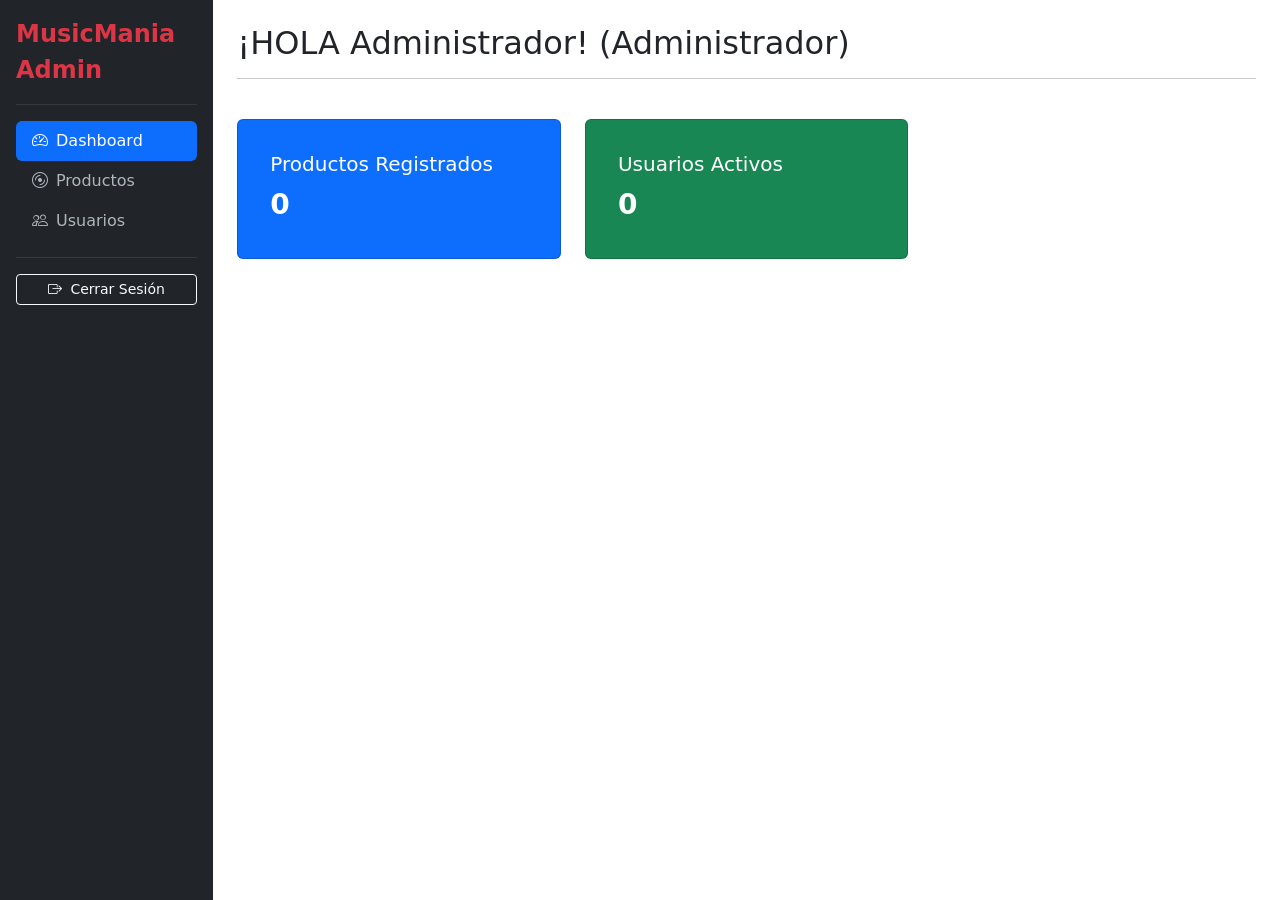
<file: admin_dashboard.html>
<!DOCTYPE html>
<html lang="es">
<head>
    <meta charset="UTF-8">
    <meta name="viewport" content="width=device-width, initial-scale=1.0">
    <title>Administración | MusicMania</title>
    <link href="https://cdn.jsdelivr.net/npm/bootstrap@5.3.3/dist/css/bootstrap.min.css" rel="stylesheet">
    <link rel="stylesheet" href="https://cdn.jsdelivr.net/npm/bootstrap-icons@1.11.3/font/bootstrap-icons.min.css">
    <style>
        .sidebar { min-height: 100vh; background-color: #212529; }
        .sidebar .nav-link { color: #adb5bd; }
        .sidebar .nav-link:hover, .sidebar .nav-link.active { color: #fff; background-color: #0d6efd; }
    </style>
</head>
<body>
<div class="container-fluid">
    <div class="row">
        <!-- Menú Lateral -->
        <nav class="col-md-3 col-lg-2 d-md-block sidebar collapse p-3">
            <a href="admin_dashboard.html" class="d-flex align-items-center mb-3 mb-md-0 me-md-auto text-white text-decoration-none">
                <span class="fs-4 fw-bold text-danger">MusicMania Admin</span>
            </a>
            <hr class="text-secondary">
            <ul class="nav nav-pills flex-column mb-auto">
                <li class="nav-item">
                    <a href="admin_dashboard.html" class="nav-link active"><i class="bi bi-speedometer2 me-2"></i>Dashboard</a>
                </li>
                <li class="admin-only">
                    <a href="admin_productos.html" class="nav-link"><i class="bi bi-disc me-2"></i>Productos</a>
                </li>
                <li class="admin-only">
                    <a href="admin_usuarios.html" class="nav-link"><i class="bi bi-people me-2"></i>Usuarios</a>
                </li>
            </ul>
            <hr class="text-secondary">
            <div class="dropdown">
                <button class="btn btn-outline-light btn-sm w-100" id="btnLogout"><i class="bi bi-box-arrow-right me-2"></i>Cerrar Sesión</button>
            </div>
        </nav>

        <!-- Contenido Central -->
        <main class="col-md-9 ms-sm-auto col-lg-10 px-md-4 py-4">
            <h1 class="h2" id="welcomeMsg">¡HOLA Administrador!</h1>
            <hr>
            <div class="row g-4 mt-2">
                <div class="col-md-4">
                    <div class="card text-bg-primary p-3">
                        <div class="card-body">
                            <h5 class="card-title">Productos Registrados</h5>
                            <p class="card-text fs-3 fw-bold" id="totalProductos">0</p>
                        </div>
                    </div>
                </div>
                <div class="col-md-4">
                    <div class="card text-bg-success p-3">
                        <div class="card-body">
                            <h5 class="card-title">Usuarios Activos</h5>
                            <p class="card-text fs-3 fw-bold" id="totalUsuarios">0</p>
                        </div>
                    </div>
                </div>
            </div>
        </main>
    </div>
</div>

<script src="js/admin_auth.js"></script>
</body>
</html>
</file>
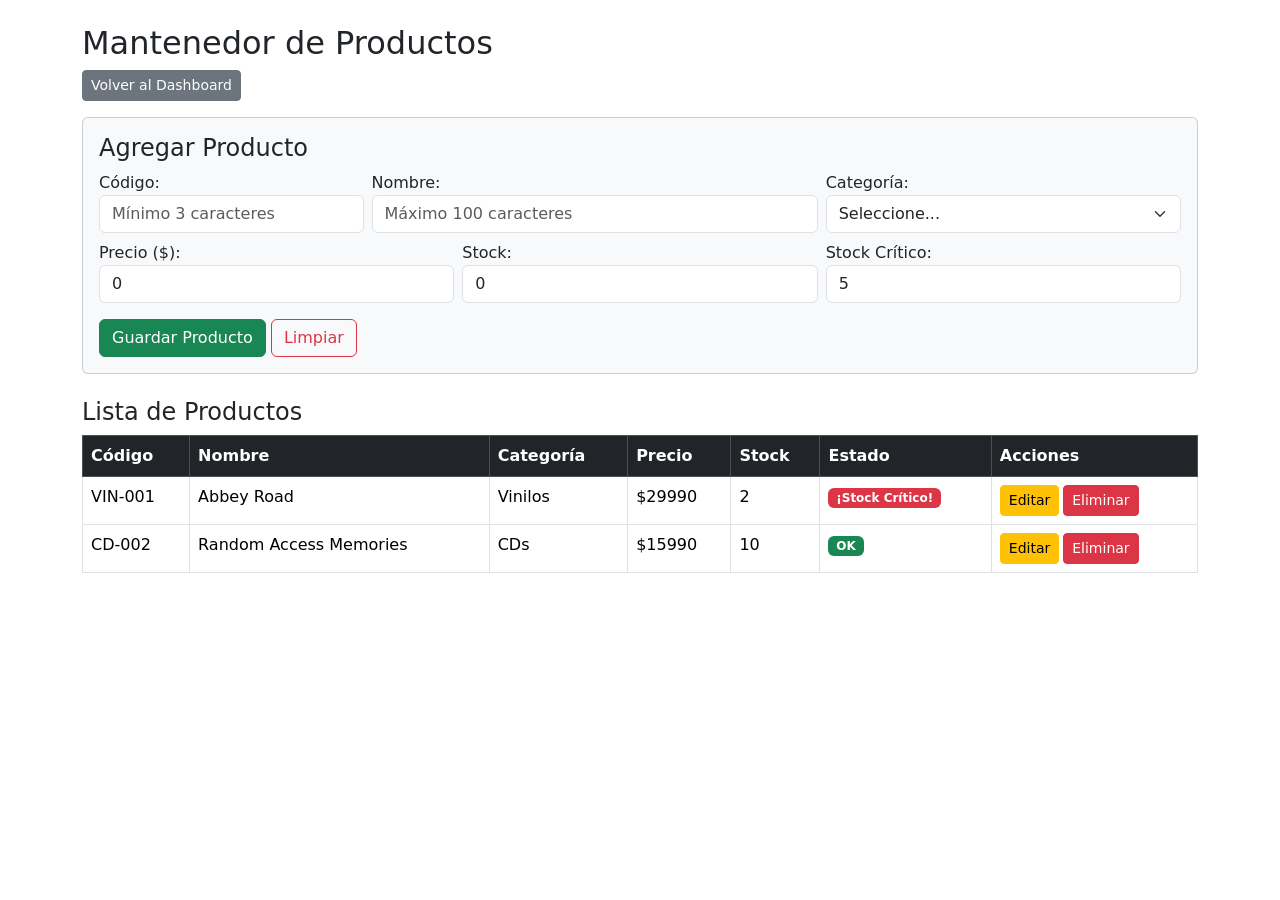
<file: admin_productos.html>
<!DOCTYPE html>
<html lang="es">
<head>
    <meta charset="UTF-8">
    <title>Admin Productos - MusicMania</title>
    <link href="https://cdn.jsdelivr.net/npm/bootstrap@5.3.3/dist/css/bootstrap.min.css" rel="stylesheet">
</head>
<body class="container py-4">

    <h2>Mantenedor de Productos</h2>
    <a href="admin_dashboard.html" class="btn btn-secondary btn-sm mb-3">Volver al Dashboard</a>

    <!-- Formulario Directo (Sin Modals) -->
    <div class="card p-3 mb-4 bg-light">
        <h4 id="tituloForm">Agregar Producto</h4>
        <form id="formProducto">
            <input type="hidden" id="indexEdit" value="-1">
            
            <div class="row g-2">
                <div class="col-md-3">
                    <label>Código:</label>
                    <input type="text" id="codigo" class="form-control" placeholder="Mínimo 3 caracteres">
                </div>
                <div class="col-md-5">
                    <label>Nombre:</label>
                    <input type="text" id="nombre" class="form-control" placeholder="Máximo 100 caracteres">
                </div>
                <div class="col-md-4">
                    <label>Categoría:</label>
                    <select id="categoria" class="form-select">
                        <option value="">Seleccione...</option>
                        <option value="Vinilos">Vinilos</option>
                        <option value="CDs">CDs</option>
                        <option value="Cassettes">Cassettes</option>
                    </select>
                </div>
                <div class="col-md-4 mt-2">
                    <label>Precio ($):</label>
                    <input type="number" id="precio" class="form-control" value="0">
                </div>
                <div class="col-md-4 mt-2">
                    <label>Stock:</label>
                    <input type="number" id="stock" class="form-control" value="0">
                </div>
                <div class="col-md-4 mt-2">
                    <label>Stock Crítico:</label>
                    <input type="number" id="stockCritico" class="form-control" value="5">
                </div>
            </div>

            <button type="submit" class="btn btn-success mt-3" id="btnGuardar">Guardar Producto</button>
            <button type="button" class="btn btn-outline-danger mt-3" id="btnCancelar" onclick="limpiarFormulario()">Limpiar</button>
        </form>
    </div>

    <!-- Tabla -->
    <h4>Lista de Productos</h4>
    <table class="table table-bordered">
        <thead class="table-dark">
            <tr>
                <th>Código</th>
                <th>Nombre</th>
                <th>Categoría</th>
                <th>Precio</th>
                <th>Stock</th>
                <th>Estado</th>
                <th>Acciones</th>
            </tr>
        </thead>
        <tbody id="tablaProductos"></tbody>
    </table>

    <script src="js/admin_productos.js"></script>
</body>
</html>
</file>
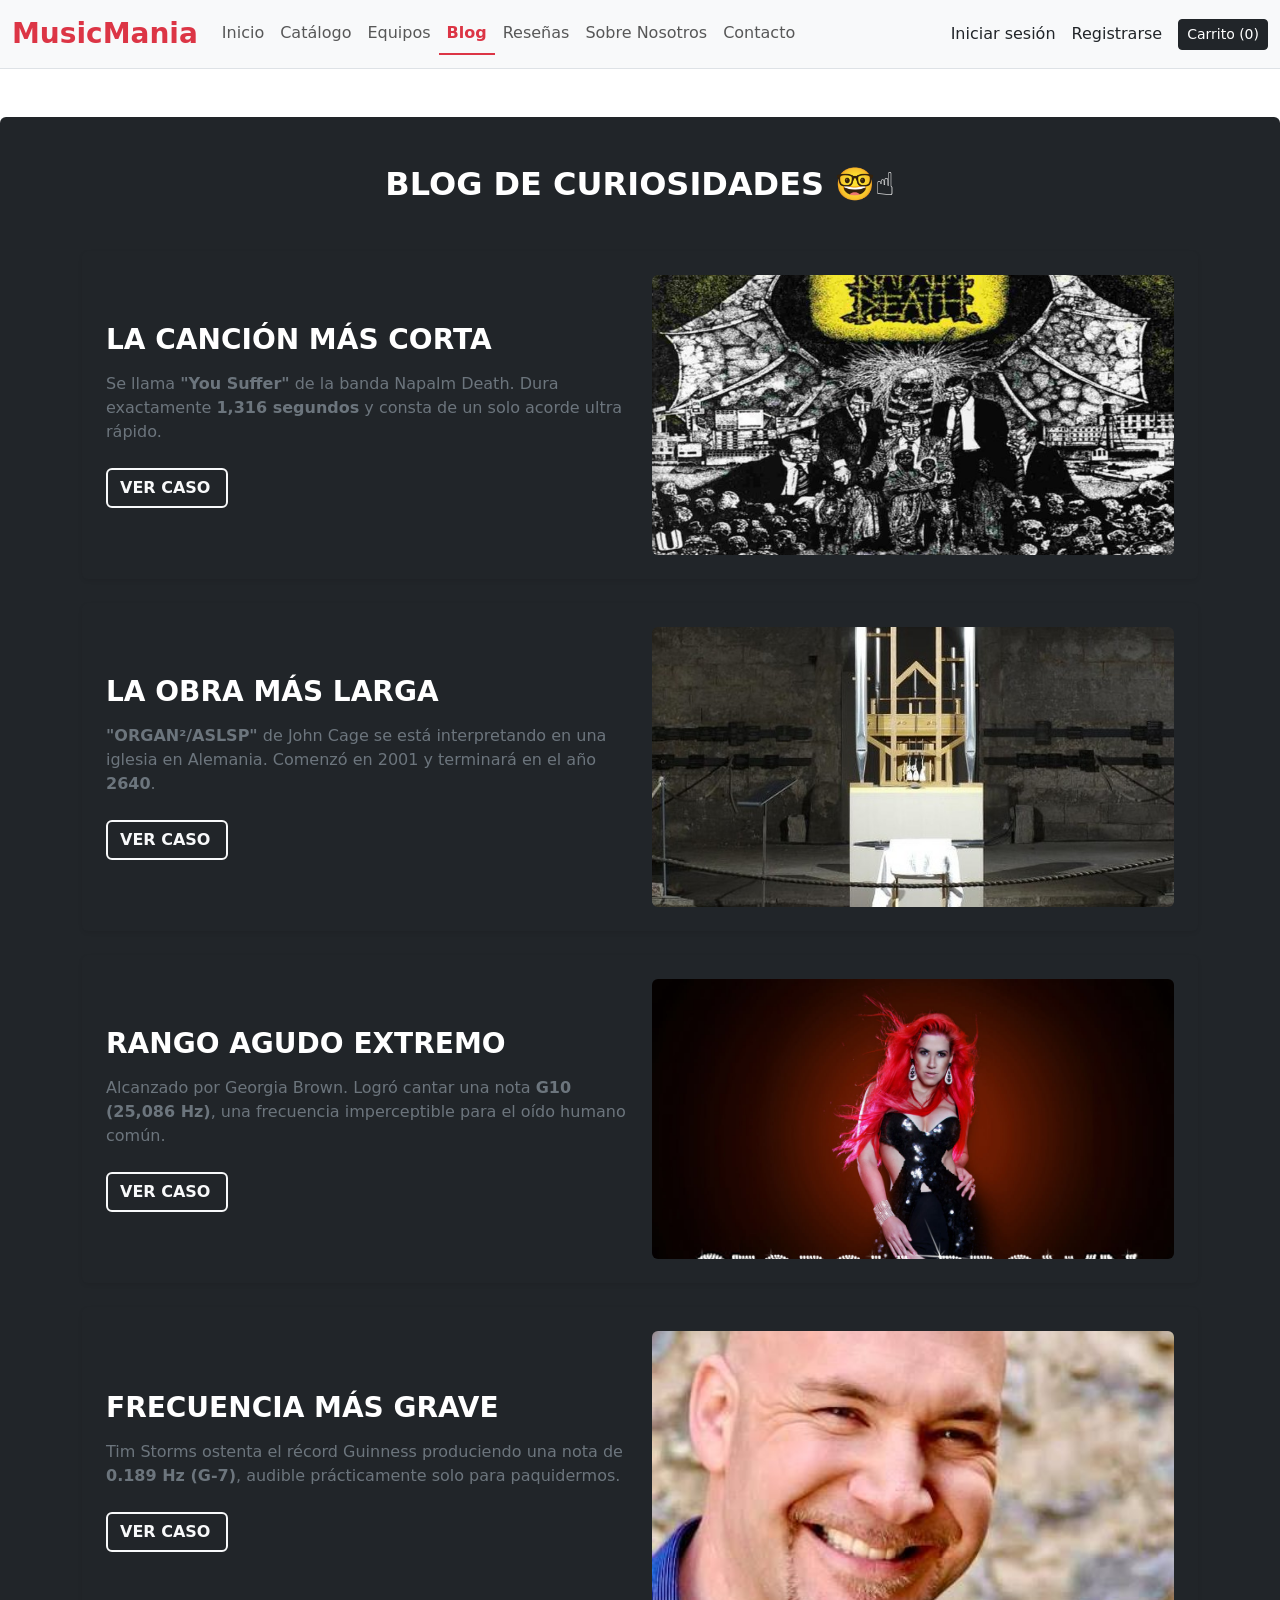
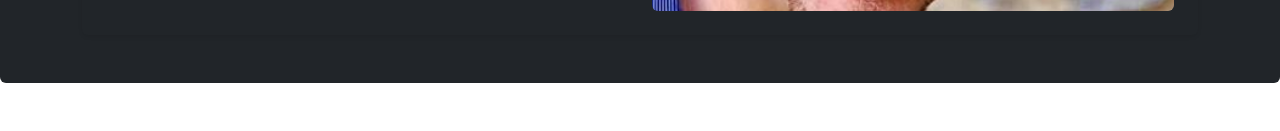
<file: blog.html>
<!DOCTYPE html>
<html lang="en">
<head>
    <meta charset="UTF-8">
    <meta name="viewport" content="width=device-width, initial-scale=1.0">
    <title>Blog</title>
    <link href="https://cdn.jsdelivr.net/npm/bootstrap@5.3.8/dist/css/bootstrap.min.css" rel="stylesheet">
    <link rel="stylesheet" href="css/estilos.css">
</head>
<body>

<!-- git config --global user.name risepulveday-->
<!-- git config --global user.email risepulveday@gmail.com-->

    <!-- Header y Menú de navegación  -->
    <header>
        <nav class="navbar navbar-expand-lg bg-body-tertiary border-bottom">
            <div class="container-fluid">
                <a class="navbar-brand fw-bold text-danger fs-3" href="index.html">MusicMania</a>

                <button class="navbar-toggler" type="button" data-bs-toggle="collapse" data-bs-target="#navbarSupportedContent" aria-controls="navbarSupportedContent" aria-expanded="false" aria-label="Toggle navigation">
                    <span class="navbar-toggler-icon"></span>
                </button>

                <div class="collapse navbar-collapse" id="navbarSupportedContent">
                    <ul class="navbar-nav me-auto mb-2 mb-lg-0">
                        <li class="nav-item"><a class="nav-link" href="index.html">Inicio</a></li>
                        <li class="nav-item"><a class="nav-link" href="catalogo_albumes.html">Catálogo</a></li>
                        <li class="nav-item">
                            <a class="nav-link" aria-current="page" href="equipos.html">Equipos</a>
                        </li>
                        <li class="nav-item"><a class="nav-link active" href="blog.html">Blog</a></li>
                        <li class="nav-item"><a class="nav-link" href="resena.html">Reseñas</a></li>
                        <li class="nav-item"><a class="nav-link" href="sobre_nosotros.html">Sobre Nosotros</a></li>
                        <li class="nav-item"><a class="nav-link" href="contacto.html">Contacto</a></li>
                    </ul>
                    <div class="d-flex flex-column flex-lg-row align-items-lg-center gap-2 gap-lg-3 ms-lg-auto">
                        <a class="nav-link" href="iniciar_sesion.html">Iniciar sesión</a>
                        <a class="nav-link" href="registro.html">Registrarse</a>
                        <a class="btn btn-dark btn-sm" href="carrito_compras.html" id="btn-carrito">Carrito (0)</a>
                    </div>
                </div>
            </div>
        </nav>
    </header>
<body>

        <section class="py-5 bg-dark text-white rounded my-5">
            <div class="container">
                
                <h2 class="text-center fw-bold mb-5 text-uppercase tracking-wider">Blog de Curiosidades 🤓☝️</h2>

                <div class="d-flex flex-column gap-4">

                    <!-- Caso Curioso #1 -->
                    <div class="bg-blog-gris p-4 rounded shadow-sm">
                        <div class="row align-items-center g-4">
                            <div class="col-lg-6 d-flex flex-column justify-content-between">
                                <div>
                                    <h3 class="fw-bold text-uppercase mb-3">La canción más corta</h3>
                                    <p class="text-secondary mb-3">
                                        Se llama <strong>"You Suffer"</strong> de la banda Napalm Death. Dura exactamente <strong>1,316 segundos</strong> y consta de un solo acorde ultra rápido.
                                    </p>
                                </div>
                                <div>
                                    <button class="btn btn-outline-light border-2 custom-btn-case fw-bold text-uppercase mt-2" 
                                            type="button" 
                                            data-bs-toggle="collapse" 
                                            data-bs-target="#detalleCaso1" 
                                            aria-expanded="false">
                                        Ver Caso <i class="bi bi-caret-down-fill ms-1"></i>
                                    </button>
                                    <div class="collapse mt-3" id="detalleCaso1">
                                        <div class="p-3 bg-dark rounded text-secondary small">
                                            Grabada en 1986, ostenta el récord Guinness a la grabación musical más corta de la historia. Fue compuesta por Justin Broadrick y Nik Bullen.
                                        </div>
                                    </div>
                                </div>
                            </div>
                            <div class="col-lg-6">
                                <img src="img/cancion_corta.jpg" class="img-fluid rounded w-100 object-fit-cover" style="max-height: 280px;" alt="Canción más corta">
                            </div>
                        </div>
                    </div>

                    <!-- Caso Curioso #2 -->
                    <div class="bg-blog-gris p-4 rounded shadow-sm">
                        <div class="row align-items-center g-4">
                            <div class="col-lg-6 d-flex flex-column justify-content-between">
                                <div>
                                    <h3 class="fw-bold text-uppercase mb-3">La obra más larga</h3>
                                    <p class="text-secondary mb-3">
                                        <strong>"ORGAN²/ASLSP"</strong> de John Cage se está interpretando en una iglesia en Alemania. Comenzó en 2001 y terminará en el año <strong>2640</strong>.
                                    </p>
                                </div>
                                <div>
                                    <button class="btn btn-outline-light border-2 custom-btn-case fw-bold text-uppercase mt-2" 
                                            type="button" 
                                            data-bs-toggle="collapse" 
                                            data-bs-target="#detalleCaso2" 
                                            aria-expanded="false">
                                        Ver Caso <i class="bi bi-caret-down-fill ms-1"></i>
                                    </button>
                                    <div class="collapse mt-3" id="detalleCaso2">
                                        <div class="p-3 bg-dark rounded text-secondary small">
                                            La melodía cambia de nota cada un par de años debido a un tempo ultra lento dictado por la indicación del autor: "As SLow as Possible" (Lo más lento posible).
                                        </div>
                                    </div>
                                </div>
                            </div>
                            <div class="col-lg-6">
                                <img src="img/cancion_larga.jpg" class="img-fluid rounded w-100 object-fit-cover" style="max-height: 280px;" alt="Composición más larga">
                            </div>
                        </div>
                    </div>

                    <!-- Caso Curioso #3 -->
                    <div class="bg-blog-gris p-4 rounded shadow-sm">
                        <div class="row align-items-center g-4">
                            <div class="col-lg-6 d-flex flex-column justify-content-between">
                                <div>
                                    <h3 class="fw-bold text-uppercase mb-3">Rango Agudo Extremo</h3>
                                    <p class="text-secondary mb-3">
                                        Alcanzado por Georgia Brown. Logró cantar una nota <strong>G10 (25,086 Hz)</strong>, una frecuencia imperceptible para el oído humano común.
                                    </p>
                                </div>
                                <div>
                                    <button class="btn btn-outline-light border-2 custom-btn-case fw-bold text-uppercase mt-2" 
                                            type="button" 
                                            data-bs-toggle="collapse" 
                                            data-bs-target="#detalleCaso3" 
                                            aria-expanded="false">
                                        Ver Caso <i class="bi bi-caret-down-fill ms-1"></i>
                                    </button>
                                    <div class="collapse mt-3" id="detalleCaso3">
                                        <div class="p-3 bg-dark rounded text-secondary small">
                                            Su registro abarca 8 octavas y ostenta el récord Guinness del tono vocal más alto jamás registrado en un ser humano.
                                        </div>
                                    </div>
                                </div>
                            </div>
                            <div class="col-lg-6 mt-3 mt-lg-4">
                                <img src="img/nota_aguda.jpg" 
                                     class="img-fluid rounded w-100 object-fit-cover" 
                                     style="max-height: 280px; object-position: top;" 
                                     alt="Nota más aguda">
                            </div>
                        </div>
                    </div>

                    <!-- Caso Curioso #4 -->
                    <div class="bg-blog-gris p-4 rounded shadow-sm">
                        <div class="row align-items-center g-4">
                            <div class="col-lg-6 d-flex flex-column justify-content-between">
                                <div>
                                    <h3 class="fw-bold text-uppercase mb-3">Frecuencia más grave</h3>
                                    <p class="text-secondary mb-3">
                                        Tim Storms ostenta el récord Guinness produciendo una nota de <strong>0.189 Hz (G-7)</strong>, audible prácticamente solo para paquidermos.
                                    </p>
                                </div>
                                <div>
                                    <button class="btn btn-outline-light border-2 custom-btn-case fw-bold text-uppercase mt-2" 
                                            type="button" 
                                            data-bs-toggle="collapse" 
                                            data-bs-target="#detalleCaso4" 
                                            aria-expanded="false">
                                        Ver Caso <i class="bi bi-caret-down-fill ms-1"></i>
                                    </button>
                                    <div class="collapse mt-3" id="detalleCaso4">
                                        <div class="p-3 bg-dark rounded text-secondary small">
                                            La nota es tan grave que ni siquiera el propio cantante puede escucharla mientras la emite; solo puede sentirse mediante vibraciones mecánicas.
                                        </div>
                                    </div>
                                </div>
                            </div>
                            <div class="col-lg-6">
                                <img src="img/nota_grave.jpg" class="img-fluid rounded w-100 object-fit-cover" style="max-height: 280px;" alt="Nota más grave">
                            </div>
                        </div>
                    </div>

                </div>
            </div>
        </section>

    </main>

    <script src="https://cdn.jsdelivr.net/npm/bootstrap@5.3.2/dist/js/bootstrap.bundle.min.js"></script>

</body>
</html>
</file>
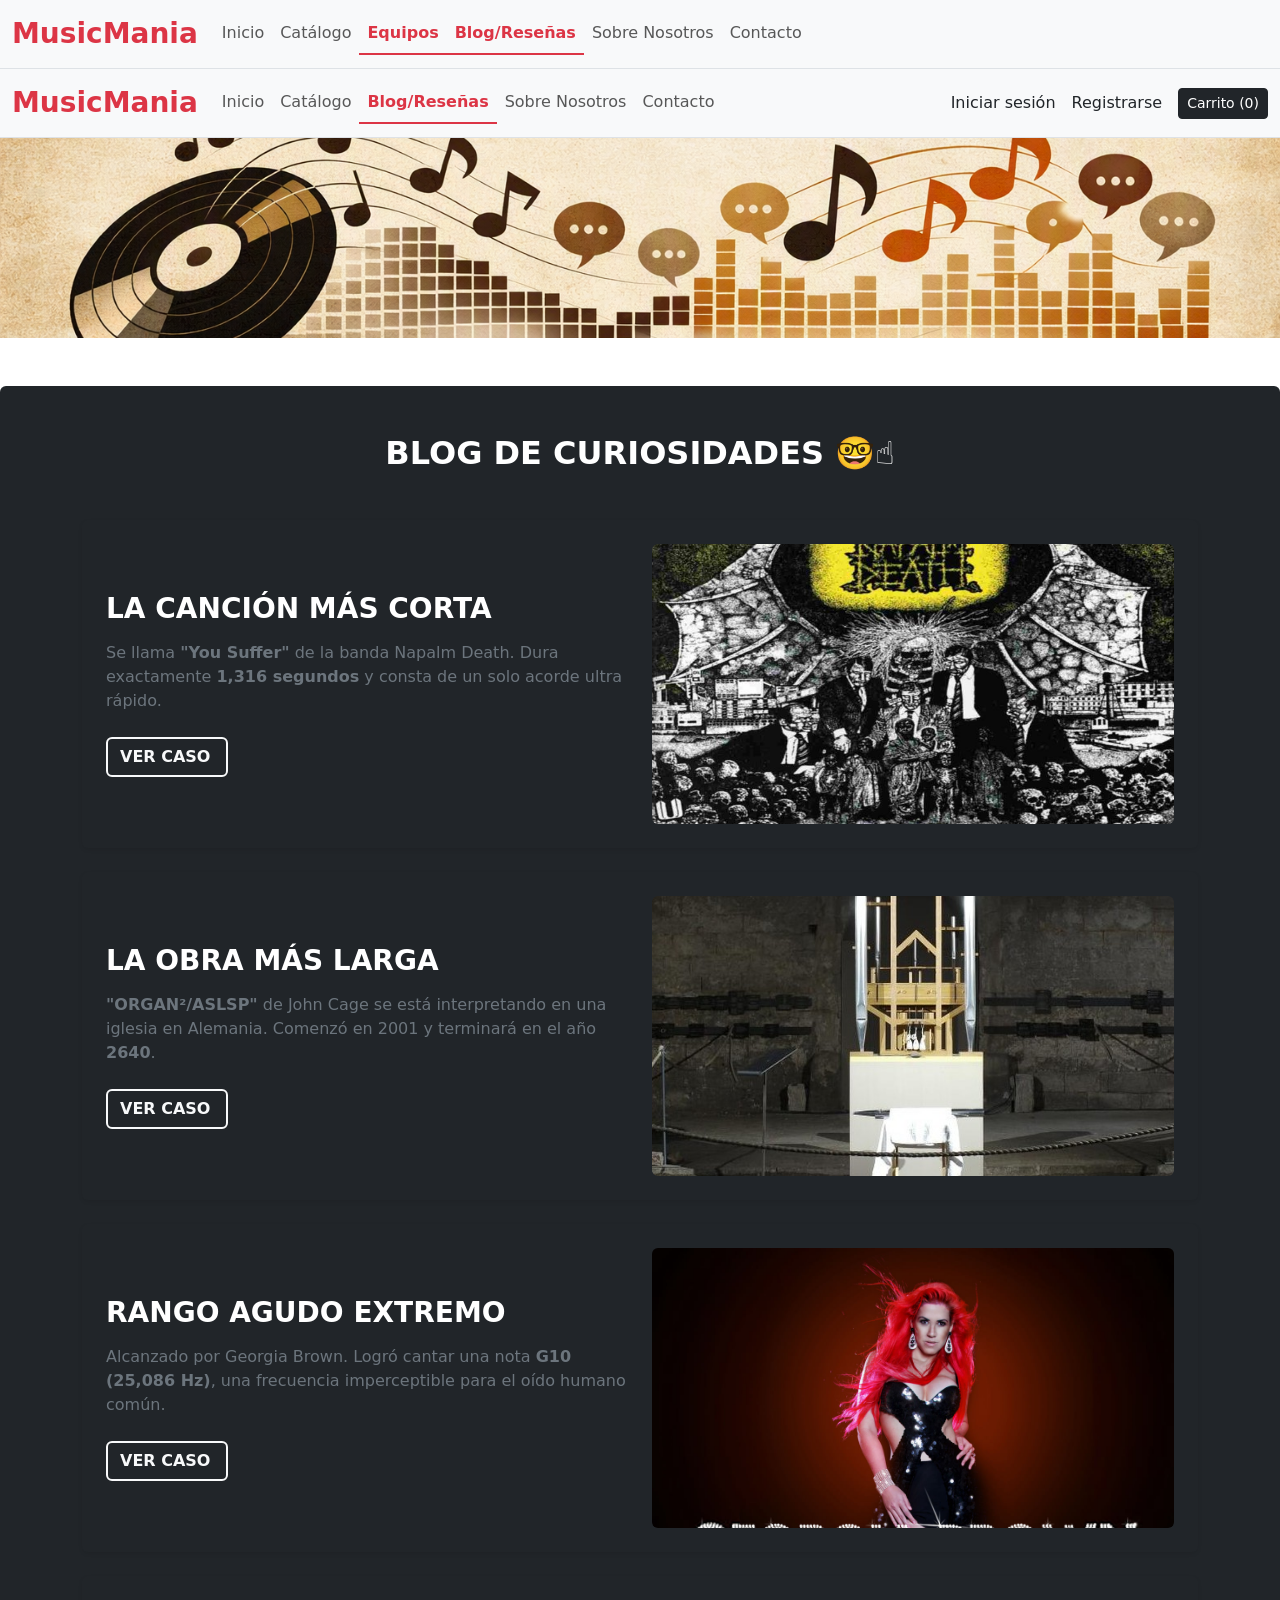
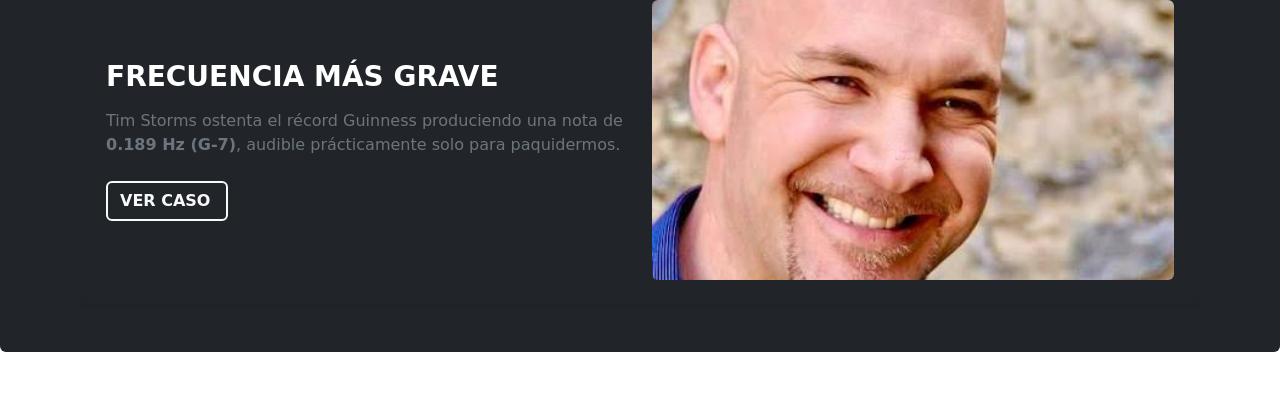
<file: blog_resenas.html>
<!DOCTYPE html>
<html lang="en">
<head>
    <meta charset="UTF-8">
    <meta name="viewport" content="width=device-width, initial-scale=1.0">
    <title>Document</title>
    <link href="https://cdn.jsdelivr.net/npm/bootstrap@5.3.8/dist/css/bootstrap.min.css" rel="stylesheet">
    <link rel="stylesheet" href="css/estilos.css">
</head>
<body>


    <!-- Header y Menú de navegación  -->
    <header>
        <nav class="navbar navbar-expand-lg bg-body-tertiary border-bottom">
            <div class="container-fluid">
                <a class="navbar-brand fw-bold text-danger fs-3" href="index.html">MusicMania</a>

                <button class="navbar-toggler" type="button" data-bs-toggle="collapse" data-bs-target="#navbarSupportedContent" aria-controls="navbarSupportedContent" aria-expanded="false" aria-label="Toggle navigation">
                    <span class="navbar-toggler-icon"></span>
                </button>

                <div class="collapse navbar-collapse" id="navbarSupportedContent">
                    <ul class="navbar-nav me-auto mb-2 mb-lg-0">
                        <li class="nav-item"><a class="nav-link" href="index.html">Inicio</a></li>
                        <li class="nav-item"><a class="nav-link" href="catalogo_albumes.html">Catálogo</a></li>
                        <li class="nav-item">
                            <a class="nav-link active" aria-current="page" href="equipos.html">Equipos</a>
                        </li>
                        <li class="nav-item"><a class="nav-link active" href="blog_resenas.html">Blog/Reseñas</a></li>
                        <li class="nav-item"><a class="nav-link" href="sobre_nosotros.html">Sobre Nosotros</a></li>
                        <li class="nav-item"><a class="nav-link" href="contacto.html">Contacto</a></li>
                    </ul>
                </div>
            </div>
        </nav>
    </head>
<body>

    <!-- ========================================== -->
    <!-- ENCABEZADO Y BARRA DE NAVEGACIÓN (HEADER)  -->
    <!-- ========================================== -->
    <header>
        <nav class="navbar navbar-expand-lg bg-body-tertiary border-bottom">
            <div class="container-fluid">
                <!-- Logotipo / Nombre del sitio -->
                <a class="navbar-brand fw-bold text-danger fs-3" href="index.html">MusicMania</a>
                
                <!-- Botón Hamburguesa para dispositivos móviles -->
                <button class="navbar-toggler" type="button" data-bs-toggle="collapse" data-bs-target="#navbarSupportedContent" aria-controls="navbarSupportedContent" aria-expanded="false" aria-label="Toggle navigation">
                    <span class="navbar-toggler-icon"></span>
                </button>

                <!-- Menú de enlaces principales -->
                <div class="collapse navbar-collapse" id="navbarSupportedContent">
                    <ul class="navbar-nav me-auto mb-2 mb-lg-0">
                        <li class="nav-item"><a class="nav-link" href="index.html">Inicio</a></li>
                        <li class="nav-item"><a class="nav-link" href="catalogo_albumes.html">Catálogo</a></li>
                        <li class="nav-item"><a class="nav-link active" href="blog_resenas.html">Blog/Reseñas</a></li>
                        <li class="nav-item"><a class="nav-link" href="sobre_nosotros.html">Sobre Nosotros</a></li>
                        <li class="nav-item"><a class="nav-link" href="contacto.html">Contacto</a></li>
                    </ul>

                    <!-- Accesos directos de sesión y carrito -->
                    <div class="d-flex flex-column flex-lg-row align-items-lg-center gap-2 gap-lg-3 ms-lg-auto">
                        <a class="nav-link" href="iniciar_sesion.html">Iniciar sesión</a>
                        <a class="nav-link" href="registro.html">Registrarse</a>
                        <a class="btn btn-dark btn-sm" href="carrito_compras.html" id="btn-carrito">Carrito (0)</a>
                    </div>
                </div>
            </div>
        </nav>
    </header> 
    <!-- Banner a pantalla completa-->
    <div class="container-fluid p-0">
        <img src="img/fondo_blog.jpg" 
        class="img-fluid w-100 object-fit-cover" 
        style="height: 200px;" 
        alt="Imagen de extremo a extremo">
    </div>
    <!-- ========================================== -->
    <!-- CONTENIDO PRINCIPAL (MAIN) BLOG DE CURIOSIDADES-->
    <!-- ========================================== -->

        <section class="py-5 bg-dark text-white rounded my-5">
            <div class="container">
                
                <h2 class="text-center fw-bold mb-5 text-uppercase tracking-wider">Blog de Curiosidades 🤓☝️</h2>

                <div class="d-flex flex-column gap-4">

                    <!-- Caso Curioso #1 -->
                    <div class="bg-blog-gris p-4 rounded shadow-sm">
                        <div class="row align-items-center g-4">
                            <div class="col-lg-6 d-flex flex-column justify-content-between">
                                <div>
                                    <h3 class="fw-bold text-uppercase mb-3">La canción más corta</h3>
                                    <p class="text-secondary mb-3">
                                        Se llama <strong>"You Suffer"</strong> de la banda Napalm Death. Dura exactamente <strong>1,316 segundos</strong> y consta de un solo acorde ultra rápido.
                                    </p>
                                </div>
                                <div>
                                    <button class="btn btn-outline-light border-2 custom-btn-case fw-bold text-uppercase mt-2" 
                                            type="button" 
                                            data-bs-toggle="collapse" 
                                            data-bs-target="#detalleCaso1" 
                                            aria-expanded="false">
                                        Ver Caso <i class="bi bi-caret-down-fill ms-1"></i>
                                    </button>
                                    <div class="collapse mt-3" id="detalleCaso1">
                                        <div class="p-3 bg-dark rounded text-secondary small">
                                            Grabada en 1986, ostenta el récord Guinness a la grabación musical más corta de la historia. Fue compuesta por Justin Broadrick y Nik Bullen.
                                        </div>
                                    </div>
                                </div>
                            </div>
                            <div class="col-lg-6">
                                <img src="img/cancion_corta.jpg" class="img-fluid rounded w-100 object-fit-cover" style="max-height: 280px;" alt="Canción más corta">
                            </div>
                        </div>
                    </div>

                    <!-- Caso Curioso #2 -->
                    <div class="bg-blog-gris p-4 rounded shadow-sm">
                        <div class="row align-items-center g-4">
                            <div class="col-lg-6 d-flex flex-column justify-content-between">
                                <div>
                                    <h3 class="fw-bold text-uppercase mb-3">La obra más larga</h3>
                                    <p class="text-secondary mb-3">
                                        <strong>"ORGAN²/ASLSP"</strong> de John Cage se está interpretando en una iglesia en Alemania. Comenzó en 2001 y terminará en el año <strong>2640</strong>.
                                    </p>
                                </div>
                                <div>
                                    <button class="btn btn-outline-light border-2 custom-btn-case fw-bold text-uppercase mt-2" 
                                            type="button" 
                                            data-bs-toggle="collapse" 
                                            data-bs-target="#detalleCaso2" 
                                            aria-expanded="false">
                                        Ver Caso <i class="bi bi-caret-down-fill ms-1"></i>
                                    </button>
                                    <div class="collapse mt-3" id="detalleCaso2">
                                        <div class="p-3 bg-dark rounded text-secondary small">
                                            La melodía cambia de nota cada un par de años debido a un tempo ultra lento dictado por la indicación del autor: "As SLow as Possible" (Lo más lento posible).
                                        </div>
                                    </div>
                                </div>
                            </div>
                            <div class="col-lg-6">
                                <img src="img/cancion_larga.jpg" class="img-fluid rounded w-100 object-fit-cover" style="max-height: 280px;" alt="Composición más larga">
                            </div>
                        </div>
                    </div>

                    <!-- Caso Curioso #3 -->
                    <div class="bg-blog-gris p-4 rounded shadow-sm">
                        <div class="row align-items-center g-4">
                            <div class="col-lg-6 d-flex flex-column justify-content-between">
                                <div>
                                    <h3 class="fw-bold text-uppercase mb-3">Rango Agudo Extremo</h3>
                                    <p class="text-secondary mb-3">
                                        Alcanzado por Georgia Brown. Logró cantar una nota <strong>G10 (25,086 Hz)</strong>, una frecuencia imperceptible para el oído humano común.
                                    </p>
                                </div>
                                <div>
                                    <button class="btn btn-outline-light border-2 custom-btn-case fw-bold text-uppercase mt-2" 
                                            type="button" 
                                            data-bs-toggle="collapse" 
                                            data-bs-target="#detalleCaso3" 
                                            aria-expanded="false">
                                        Ver Caso <i class="bi bi-caret-down-fill ms-1"></i>
                                    </button>
                                    <div class="collapse mt-3" id="detalleCaso3">
                                        <div class="p-3 bg-dark rounded text-secondary small">
                                            Su registro abarca 8 octavas y ostenta el récord Guinness del tono vocal más alto jamás registrado en un ser humano.
                                        </div>
                                    </div>
                                </div>
                            </div>
                            <div class="col-lg-6 mt-3 mt-lg-4">
                                <img src="img/nota_aguda.jpg" 
                                     class="img-fluid rounded w-100 object-fit-cover" 
                                     style="max-height: 280px; object-position: top;" 
                                     alt="Nota más aguda">
                            </div>
                        </div>
                    </div>

                    <!-- Caso Curioso #4 -->
                    <div class="bg-blog-gris p-4 rounded shadow-sm">
                        <div class="row align-items-center g-4">
                            <div class="col-lg-6 d-flex flex-column justify-content-between">
                                <div>
                                    <h3 class="fw-bold text-uppercase mb-3">Frecuencia más grave</h3>
                                    <p class="text-secondary mb-3">
                                        Tim Storms ostenta el récord Guinness produciendo una nota de <strong>0.189 Hz (G-7)</strong>, audible prácticamente solo para paquidermos.
                                    </p>
                                </div>
                                <div>
                                    <button class="btn btn-outline-light border-2 custom-btn-case fw-bold text-uppercase mt-2" 
                                            type="button" 
                                            data-bs-toggle="collapse" 
                                            data-bs-target="#detalleCaso4" 
                                            aria-expanded="false">
                                        Ver Caso <i class="bi bi-caret-down-fill ms-1"></i>
                                    </button>
                                    <div class="collapse mt-3" id="detalleCaso4">
                                        <div class="p-3 bg-dark rounded text-secondary small">
                                            La nota es tan grave que ni siquiera el propio cantante puede escucharla mientras la emite; solo puede sentirse mediante vibraciones mecánicas.
                                        </div>
                                    </div>
                                </div>
                            </div>
                            <div class="col-lg-6">
                                <img src="img/nota_grave.jpg" class="img-fluid rounded w-100 object-fit-cover" style="max-height: 280px;" alt="Nota más grave">
                            </div>
                        </div>
                    </div>

                </div>
            </div>
        </section>

    </main>

   

    <!-- ========================================== -->
    <!-- SCRIPTS DE JAVASCRIPT                      -->
    <!-- ========================================== -->
    
    <!-- JS de Bootstrap (OBLIGATORIO para carrusel, offcanvas y collapse) -->
    <script src="https://cdn.jsdelivr.net/npm/bootstrap@5.3.2/dist/js/bootstrap.bundle.min.js"></script>

</body>
</html>
</file>
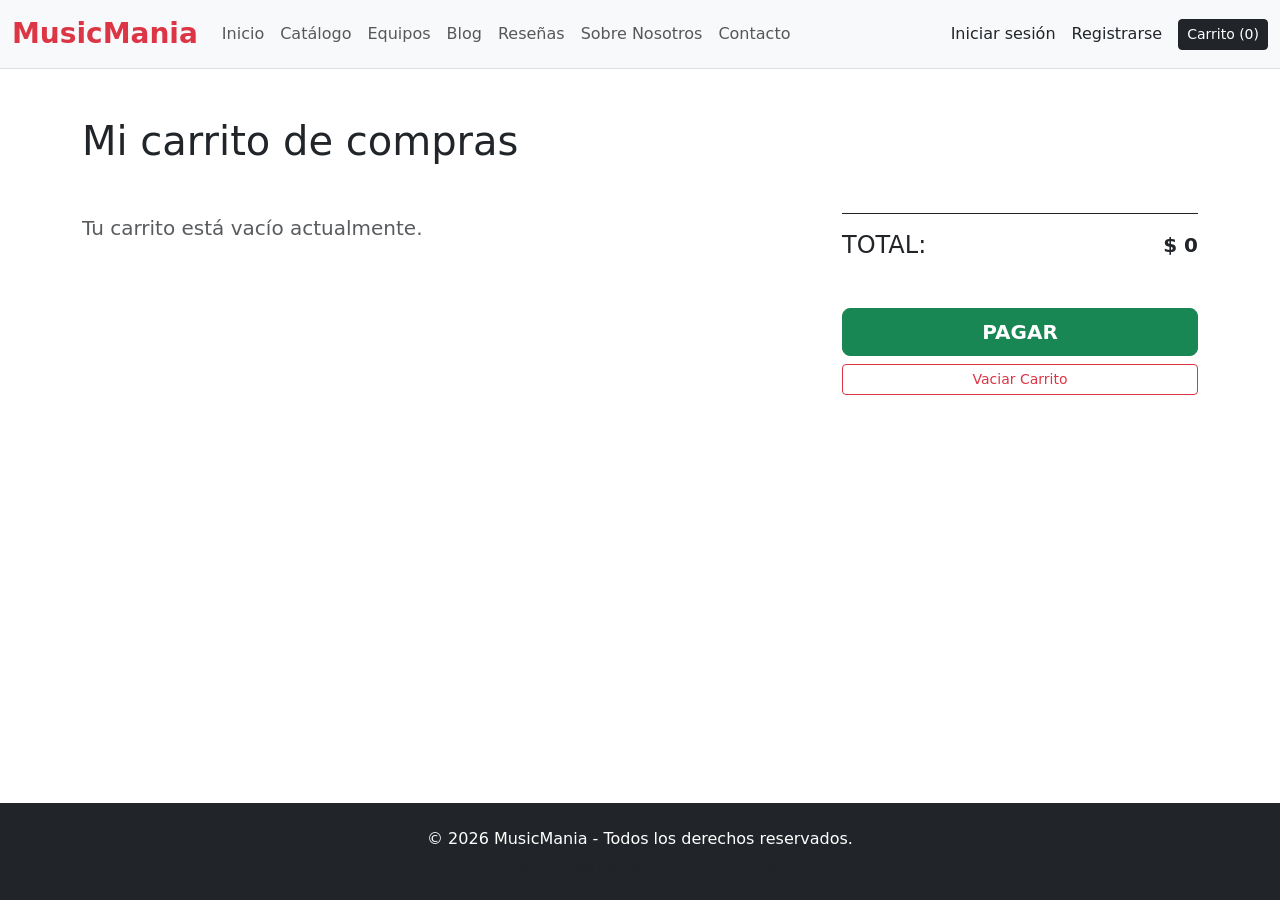
<file: carrito_compras.html>
<!DOCTYPE html>
<html lang="es">
<head>
    <meta charset="UTF-8">
    <meta name="viewport" content="width=device-width, initial-scale=1.0">
    <title>Carrito de compras - MusicMania</title>
    <link href="https://cdn.jsdelivr.net/npm/bootstrap@5.3.3/dist/css/bootstrap.min.css" rel="stylesheet">
    <link rel="stylesheet" href="css/estilos.css">
</head>

<body class="bg-white d-flex flex-column min-vh-100">
    <!-- Encabezado -->
    <header>
        <nav class="navbar navbar-expand-lg bg-body-tertiary border-bottom">
            <div class="container-fluid">
                <a class="navbar-brand fw-bold text-danger fs-3" href="index.html">MusicMania</a>

                <button class="navbar-toggler" type="button" data-bs-toggle="collapse" data-bs-target="#navbarSupportedContent" aria-controls="navbarSupportedContent" aria-expanded="false" aria-label="Toggle navigation">
                    <span class="navbar-toggler-icon"></span>
                </button>

                <div class="collapse navbar-collapse" id="navbarSupportedContent">
                    <ul class="navbar-nav me-auto mb-2 mb-lg-0">
                        <li class="nav-item"><a class="nav-link" href="index.html">Inicio</a></li>
                        <li class="nav-item"><a class="nav-link" href="catalogo_albumes.html">Catálogo</a></li>
                        <li class="nav-item">
                            <a class="nav-link" aria-current="page" href="equipos.html">Equipos</a>
                        </li>
                        <li class="nav-item"><a class="nav-link" href="blog.html">Blog</a></li>
                        <li class="nav-item"><a class="nav-link" href="resena.html">Reseñas</a></li>
                        <li class="nav-item"><a class="nav-link" href="sobre_nosotros.html">Sobre Nosotros</a></li>
                        <li class="nav-item"><a class="nav-link" href="contacto.html">Contacto</a></li>
                    </ul>
                    <div class="d-flex flex-column flex-lg-row align-items-lg-center gap-2 gap-lg-3 ms-lg-auto">
                        <a class="nav-link" href="iniciar_sesion.html">Iniciar sesión</a>
                        <a class="nav-link" href="registro.html">Registrarse</a>
                        <a class="btn btn-dark btn-sm" href="carrito_compras.html" id="btn-carrito">Carrito (0)</a>
                    </div>
                </div>
            </div>
        </nav>
    </header>

    <!-- Carrito -->
    <main class="container py-5">
        <h1 class="mb-5">Mi carrito de compras</h1>
        <div class="row g-4">
            <!-- Los productos agregados se construirán dinámicamente aquí -->
            <section class="col-lg-8" id="lista-carrito" aria-label="Productos agregados al carrito">
                <p class="text-muted">Cargando productos del carrito...</p>
            </section>

            <!-- Resumen del pedido -->
            <aside class="col-lg-4 cart-summary">
                <div class="border-top border-dark pt-3">
                    <div class="d-flex justify-content-between align-items-center mb-5">
                        <h2 class="h4 mb-0">TOTAL:</h2>
                        <strong class="fs-5" id="total-carrito">$ 0</strong>
                    </div>
                    
                    <div class="d-grid gap-2">
                        <button type="button" class="btn btn-success btn-lg fw-bold">PAGAR</button>
                        <button type="button" class="btn btn-outline-danger btn-sm" onclick="vaciarCarrito()">Vaciar Carrito</button>
                    </div>
                </div>
            </aside>    
        </div>
    </main>

        <!-- Footer Informativo -->
    <footer class="bg-dark text-white text-center py-4 mt-auto">
        <div class="container">
            <p class="mb-1">&copy; 2026 MusicMania - Todos los derechos reservados.</p>
            <p class="small text-muted mb-0">Página hecha por estudiantes DSY1104.</p>
        </div>
    </footer>

    <script src="https://cdn.jsdelivr.net/npm/bootstrap@5.3.3/dist/js/bootstrap.bundle.min.js"></script>
    <script src="js/carrito.js"></script>
</body>
</html>
</file>
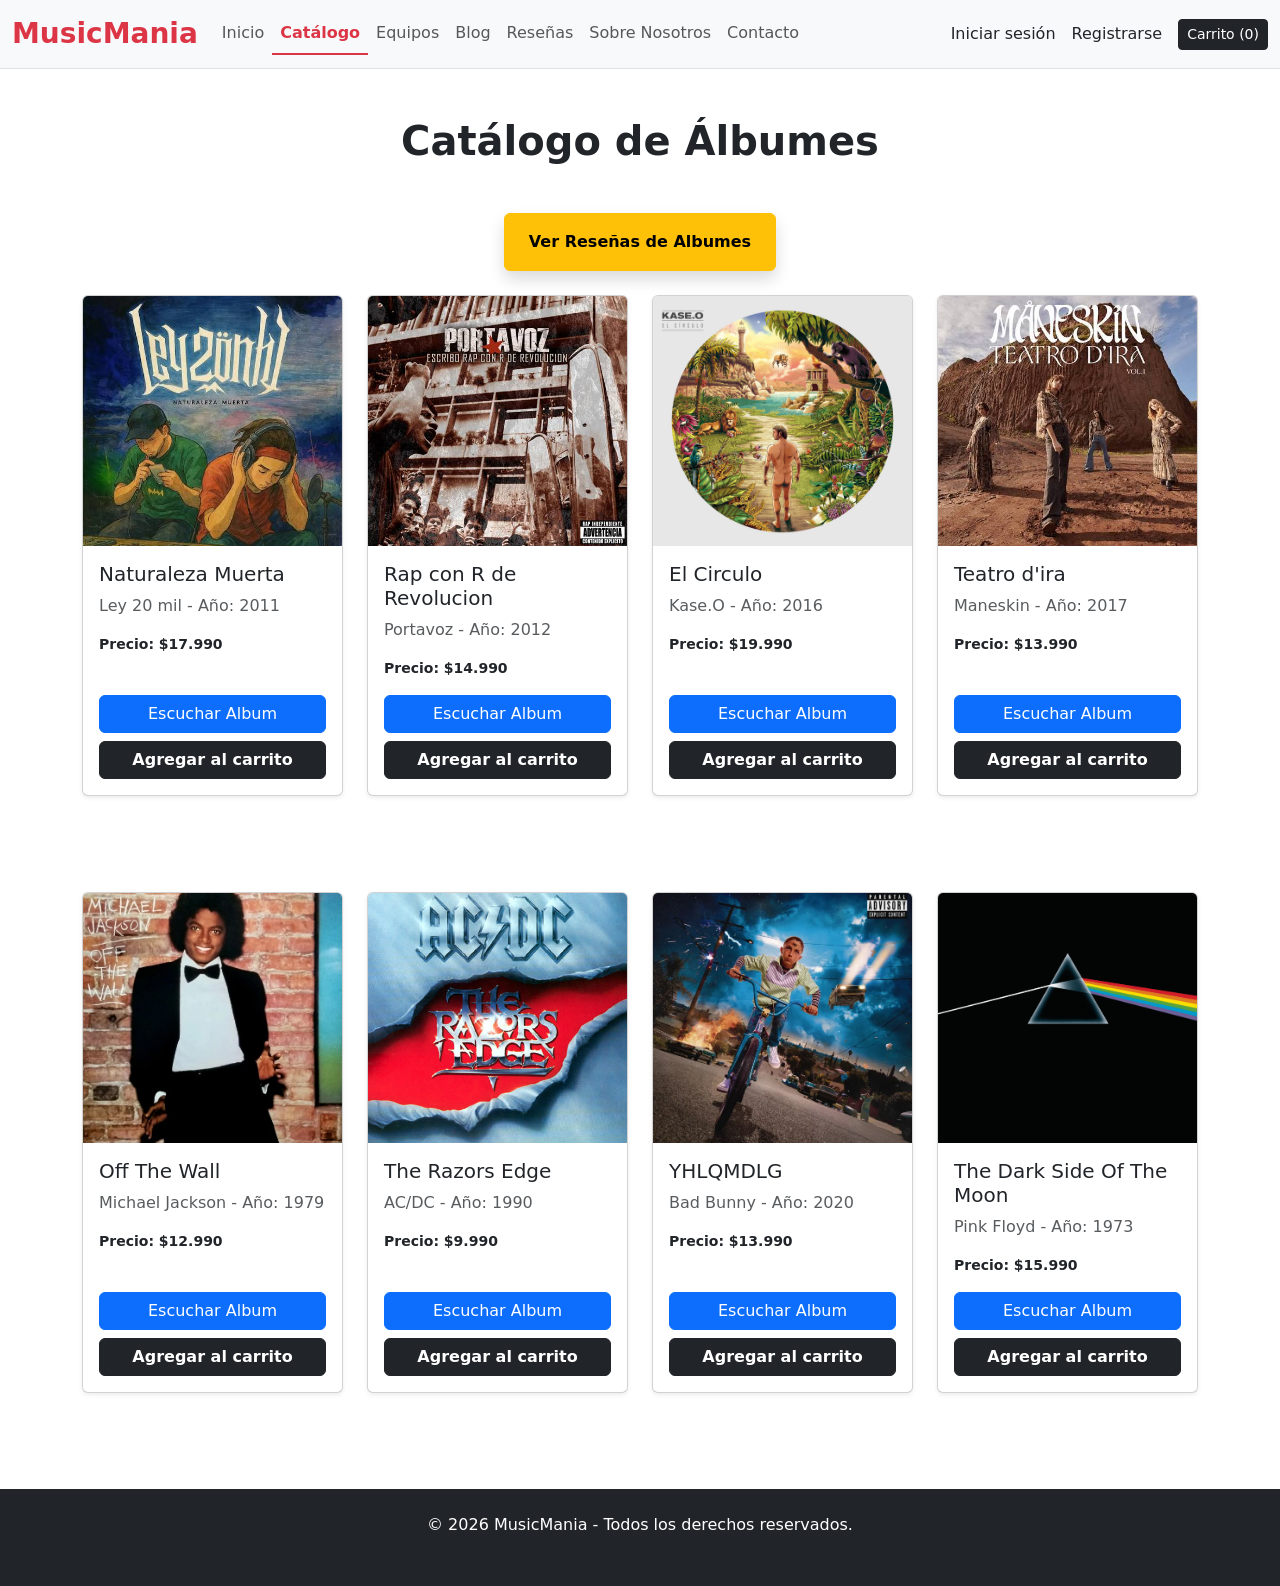
<file: catalogo_albumes.html>
<!DOCTYPE html>
<html lang="en">
<head>
    <meta charset="UTF-8">
    <meta name="viewport" content="width=device-width, initial-scale=1.0">
    <title>Catalogo</title>

    <link href="https://cdn.jsdelivr.net/npm/bootstrap@5.3.3/dist/css/bootstrap.min.css" rel="stylesheet">
    <link rel="stylesheet" href="css/estilos.css">
</head>
<body>

    <!-- Header y Menú de navegación  -->
    <header>
        <nav class="navbar navbar-expand-lg bg-body-tertiary border-bottom">
            <div class="container-fluid">
                <a class="navbar-brand fw-bold text-danger fs-3" href="index.html">MusicMania</a>

                <button class="navbar-toggler" type="button" data-bs-toggle="collapse" data-bs-target="#navbarSupportedContent" aria-controls="navbarSupportedContent" aria-expanded="false" aria-label="Toggle navigation">
                    <span class="navbar-toggler-icon"></span>
                </button>

                <div class="collapse navbar-collapse" id="navbarSupportedContent">
                    <ul class="navbar-nav me-auto mb-2 mb-lg-0">
                        <li class="nav-item"><a class="nav-link" href="index.html">Inicio</a></li>
                        <li class="nav-item"><a class="nav-link active" href="catalogo_albumes.html">Catálogo</a></li>
                        <li class="nav-item">
                            <a class="nav-link" aria-current="page" href="equipos.html">Equipos</a>
                        </li>
                        <li class="nav-item"><a class="nav-link" href="blog.html">Blog</a></li>
                        <li class="nav-item"><a class="nav-link" href="resena.html">Reseñas</a></li>
                        <li class="nav-item"><a class="nav-link" href="sobre_nosotros.html">Sobre Nosotros</a></li>
                        <li class="nav-item"><a class="nav-link" href="contacto.html">Contacto</a></li>
                    </ul>
                    <div class="d-flex flex-column flex-lg-row align-items-lg-center gap-2 gap-lg-3 ms-lg-auto">
                        <a class="nav-link" href="iniciar_sesion.html">Iniciar sesión</a>
                        <a class="nav-link" href="registro.html">Registrarse</a>
                        <a class="btn btn-dark btn-sm" href="carrito_compras.html" id="btn-carrito">Carrito (0)</a>
                    </div>
                </div>
            </div>
        </nav>
    </header>


    <!-- Título del Catálogo -->
    <div class="container py-5">
        <h1 class="text-center mb-5 fw-bold">Catálogo de Álbumes</h1>

        <div class="d-flex justify-content-center mb-4">
            <a href="resena.html" class="btn btn-warning btn-primary fw-bold px-4 py-3 shadow">
                Ver Reseñas de Albumes
            </a>
        </div>

        <!-- Grid de Bootstrap -->
        <div class="row g-4">

            <!-- Álbum 1 -->
            <div class="col-12 col-sm-6 col-md-4 col-lg-3">
                <div class="card h-100 shadow-sm">
                    <img src="img/Ley20mil.jpg" class="card-img-top" alt="Ley 20 mil">
                    <div class="card-body d-flex flex-column">
                        <h5 class="card-title">Naturaleza Muerta</h5>
                        <p class="card-text text-muted">Ley 20 mil - Año: 2011</p>
                        <p class="card-text small fw-bold">Precio: $17.990</p>
                        <a target="_blank" href="https://open.spotify.com/intl-es/track/42qpPgUmA083IZj4qD3Wzn" class="btn btn-primary mt-auto">Escuchar Album</a>
                        <button type="button" class="btn btn-dark mt-2 fw-bold" onclick="agregarAlCarrito('Naturaleza Muerta - Ley 20 mil', 17990, 'img/Ley20mil.jpg')">
                            Agregar al carrito
                        </button>
                    </div>
                </div>
            </div>

            <!-- Álbum 2 -->
            <div class="col-12 col-sm-6 col-md-4 col-lg-3">
                <div class="card h-100 shadow-sm">
                    <img src="img/RdeRevolucion.jpg" class="card-img-top" alt="Portavoz">
                    <div class="card-body d-flex flex-column">
                        <h5 class="card-title">Rap con R de Revolucion</h5>
                        <p class="card-text text-muted">Portavoz - Año: 2012</p>
                        <p class="card-text small fw-bold">Precio: $14.990</p>
                        <a target="_blank" href="https://open.spotify.com/intl-es/album/4XvUXpek6UQmjm5ig49yL7?highlight=spotify:track:6vmrsiaeNq7LpiGdvB2bJT" class="btn btn-primary mt-auto">Escuchar Album</a>
                        <button type="button" class="btn btn-dark mt-2 fw-bold" onclick="agregarAlCarrito('Rap con R de Revolucion - Portavoz', 14990, 'img/RdeRevolucion.jpg')">
                            Agregar al carrito
                        </button>
                    </div>
                </div>
            </div>

            <!-- Álbum 3 -->
            <div class="col-12 col-sm-6 col-md-4 col-lg-3">
                <div class="card h-100 shadow-sm">
                    <img src="img/Elcirculo.jpg" class="card-img-top" alt="El circulo">
                    <div class="card-body d-flex flex-column">
                        <h5 class="card-title">El Circulo</h5>
                        <p class="card-text text-muted">Kase.O - Año: 2016</p>
                        <p class="card-text small fw-bold">Precio: $19.990</p>
                        <a target="_blank" href="https://open.spotify.com/intl-es/album/5k8yhgvK6d0hTI28zIC3NA" class="btn btn-primary mt-auto">Escuchar Album</a>
                        <button type="button" class="btn btn-dark mt-2 fw-bold" onclick="agregarAlCarrito('El Circulo - Kase.O', 19990, 'img/Elcirculo.jpg')">
                            Agregar al carrito
                        </button>
                    </div>
                </div>
            </div>

            <!-- Álbum 4 -->
            <div class="col-12 col-sm-6 col-md-4 col-lg-3">
                <div class="card h-100 shadow-sm">
                    <img src="img/maneskin.jpg" class="card-img-top" alt="maneskin">
                    <div class="card-body d-flex flex-column">
                        <h5 class="card-title">Teatro d'ira </h5>
                        <p class="card-text text-muted">Maneskin - Año: 2017</p>
                        <p class="card-text small fw-bold">Precio: $13.990</p>
                        <a target="_blank" href="https://open.spotify.com/intl-es/album/7KF1Ain9mYYlg5M46g0i4A" class="btn btn-primary mt-auto">Escuchar Album</a>
                        <button type="button" class="btn btn-dark mt-2 fw-bold" onclick="agregarAlCarrito('Teatro d ira - Maneskin', 13990, 'img/maneskin.jpg')">
                            Agregar al carrito
                        </button>
                    </div>
                </div>
            </div>

        </div>
    </div>

     <div class="container py-5">

        <!-- Grid de Bootstrap -->
        <div class="row g-4">

            <!-- Álbum 5 -->
            <div class="col-12 col-sm-6 col-md-4 col-lg-3">
                <div class="card h-100 shadow-sm">
                    <img src="img/michaelJackson.webp" class="card-img-top" alt="michael jackson">
                    <div class="card-body d-flex flex-column">
                        <h5 class="card-title">Off The Wall</h5>
                        <p class="card-text text-muted">Michael Jackson - Año: 1979</p>
                        <p class="card-text small fw-bold">Precio: $12.990</p>
                        <a target="_blank" href="https://open.spotify.com/intl-es/album/2ZytN2cY4Zjrr9ukb2rqTP" class="btn btn-primary mt-auto">Escuchar Album</a>
                        <button type="button" class="btn btn-dark mt-2 fw-bold" onclick="agregarAlCarrito('Off The Wall - Michael Jackson', 12990, 'img/michaelJackson.webp')">
                            Agregar al carrito
                        </button>
                    </div>
                </div>
            </div>

            <!-- Álbum 6 -->
            <div class="col-12 col-sm-6 col-md-4 col-lg-3">
                <div class="card h-100 shadow-sm">
                    <img src="img/acdc.jpg" class="card-img-top" alt="acdc">
                    <div class="card-body d-flex flex-column">
                        <h5 class="card-title">The Razors Edge</h5>
                        <p class="card-text text-muted">AC/DC - Año: 1990</p>
                        <p class="card-text small fw-bold">Precio: $9.990</p>
                        <a target="_blank" href="https://open.spotify.com/intl-es/album/4vu7F6h90Br1ZtYYaqfITy" class="btn btn-primary mt-auto">Escuchar Album</a>
                        <button type="button" class="btn btn-dark mt-2 fw-bold" onclick="agregarAlCarrito('The Razors Edge - AC/DC', 9990, 'img/acdc.jpg')">
                            Agregar al carrito
                        </button>
                    </div>
                </div>
            </div>

            <!-- Álbum 7 -->
            <div class="col-12 col-sm-6 col-md-4 col-lg-3">
                <div class="card h-100 shadow-sm">
                    <img src="img/badbunny.webp" class="card-img-top" alt="Portada Álbum 7">
                    <div class="card-body d-flex flex-column">
                        <h5 class="card-title">YHLQMDLG</h5>
                        <p class="card-text text-muted">Bad Bunny - Año: 2020</p>
                        <p class="card-text small fw-bold">Precio: $13.990</p>
                        <a target="_blank" href="https://open.spotify.com/intl-es/album/5lJqux7orBlA1QzyiBGti1" class="btn btn-primary mt-auto">Escuchar Album</a>
                        <button type="button" class="btn btn-dark mt-2 fw-bold" onclick="agregarAlCarrito('YHLQMDLG - Bad Bunny', 13990, 'img/badbunny.webp')">
                            Agregar al carrito
                        </button>
                    </div>
                </div>
            </div>

            <!-- Álbum 8 -->
            <div class="col-12 col-sm-6 col-md-4 col-lg-3">
                <div class="card h-100 shadow-sm">
                    <img src="img/pinkfloyd.png" class="card-img-top" alt="Portada Álbum 8">
                    <div class="card-body d-flex flex-column">
                        <h5 class="card-title">The Dark Side Of The Moon</h5>
                        <p class="card-text text-muted">Pink Floyd - Año: 1973</p>
                        <p class="card-text small fw-bold">Precio: $15.990</p>
                        <a target="_blank" href="https://open.spotify.com/intl-es/album/4LH4d3cOWNNsVw41Gqt2kv" class="btn btn-primary mt-auto">Escuchar Album</a>
                        <button type="button" class="btn btn-dark mt-2 fw-bold" onclick="agregarAlCarrito('The Dark Side Of The Moon - Pink Floyd', 15990, 'img/pinkfloyd.png')">
                            Agregar al carrito
                        </button>
                    </div>
                </div>
            </div>

        </div>
    </div>

        <!-- Footer Informativo -->
    <footer class="bg-dark text-white text-center py-4 mt-5">
        <div class="container">
            <p class="mb-1">&copy; 2026 MusicMania - Todos los derechos reservados.</p>
            <p class="small text-muted mb-0">Página hecha por estudiantes DSY1104.</p>
        </div>
    </footer>


    <!-- Bootstrap 5 JS (Opcional, pero necesario si usas componentes interactivos) -->
    <script src="https://cdn.jsdelivr.net/npm/bootstrap@5.3.3/dist/js/bootstrap.bundle.min.js"></script>
    <script src="js/carrito.js"></script>
</body>
</html>
</file>
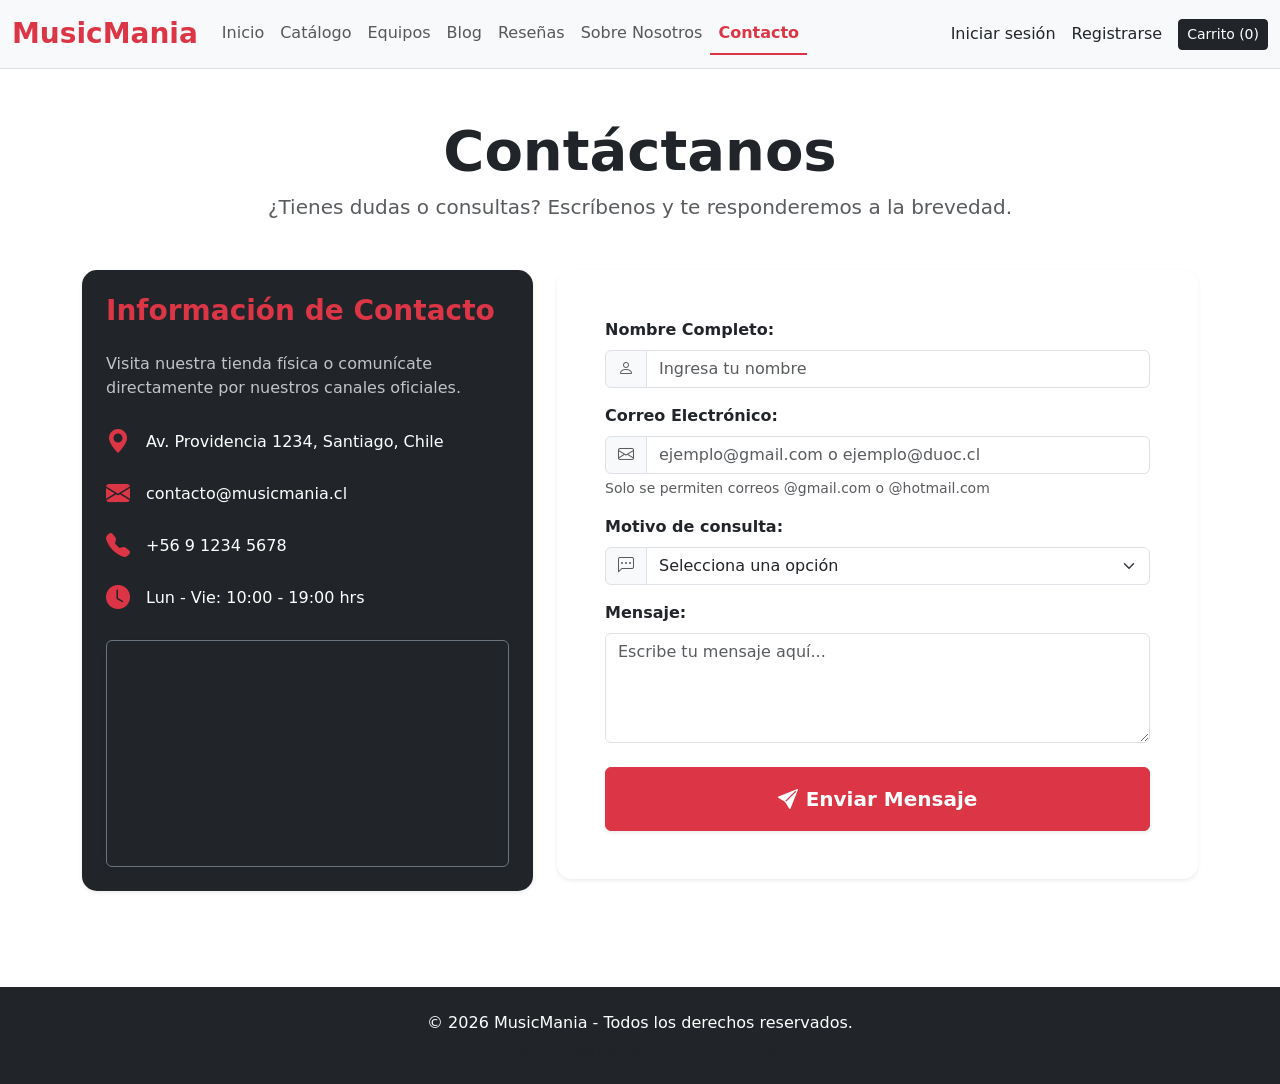
<file: contacto.html>
<!DOCTYPE html>
<html lang="es">
<head>
    <meta charset="UTF-8">
    <meta name="viewport" content="width=device-width, initial-scale=1.0">
    <title>MusicMania - Contacto</title>
    <!-- Bootstrap 5 CSS -->
    <link href="https://cdn.jsdelivr.net/npm/bootstrap@5.3.3/dist/css/bootstrap.min.css" rel="stylesheet">
    <!-- Bootstrap Icons -->
    <link rel="stylesheet" href="https://cdn.jsdelivr.net/npm/bootstrap-icons@1.11.3/font/bootstrap-icons.min.css">
    <!-- Estilos personalizados -->
    <link rel="stylesheet" href="css/estilos.css">
</head>
<body class="bg-white">

   <!-- Header y Menú de Navegación -->
    <header>
        <nav class="navbar navbar-expand-lg bg-body-tertiary border-bottom">
            <div class="container-fluid">
                <a class="navbar-brand fw-bold text-danger fs-3" href="index.html">MusicMania</a>
                
                <button class="navbar-toggler" type="button" data-bs-toggle="collapse" data-bs-target="#navbarSupportedContent" aria-controls="navbarSupportedContent" aria-expanded="false" aria-label="Toggle navigation">
                    <span class="navbar-toggler-icon"></span>
                </button>

                <div class="collapse navbar-collapse" id="navbarSupportedContent">
                    <ul class="navbar-nav me-auto mb-2 mb-lg-0">
                        <li class="nav-item">
                            <a class="nav-link" aria-current="page" href="index.html">Inicio</a>
                        </li>
                        <li class="nav-item">
                            <a class="nav-link" href="catalogo_albumes.html">Catálogo</a>
                        </li>
                        <li class="nav-item">
                            <a class="nav-link" href="equipos.html">Equipos</a>
                        </li>
                        <li class="nav-item">
                            <a class="nav-link" href="blog.html">Blog</a>
                        </li>
                        <li class="nav-item">
                            <a class="nav-link" href="resena.html">Reseñas</a>
                        </li>
                        <li class="nav-item">
                            <a class="nav-link" href="sobre_nosotros.html">Sobre Nosotros</a>
                        </li>
                        <li class="nav-item">
                            <a class="nav-link active" href="contacto.html">Contacto</a>
                        </li>
                    </ul>
                    <div class="d-flex flex-column flex-lg-row align-items-lg-center gap-2 gap-lg-3 ms-lg-auto">
                        <a class="nav-link" href="iniciar_sesion.html">Iniciar sesión</a>
                        <a class="nav-link" href="registro.html">Registrarse</a>
                        <a class="btn btn-dark btn-sm" href="carrito_compras.html" id="btn-carrito">Carrito (0)</a>
                    </div>
                </div>
            </div>
        </nav>
    </header>


    <!-- Contenido Principal -->
    <main class="container py-5">
        
        <div class="text-center mb-5">
            <h1 class="display-4 fw-bold">Contáctanos</h1>
            <p class="text-muted lead">¿Tienes dudas o consultas? Escríbenos y te responderemos a la brevedad.</p>
        </div>

        <div class="row g-4 justify-content-center align-items-stretch">
            
            <!-- Columna Izquierda: Información de contacto y mapa -->
            <div class="col-lg-5">
                <div class="card card-contacto h-100 p-4 bg-dark text-white d-flex flex-column justify-content-between shadow-sm border-0" style="border-radius: 15px;">
                    <div>
                        <h3 class="fw-bold mb-4 text-danger">Información de Contacto</h3>
                        <p class="text-light opacity-75 mb-4">Visita nuestra tienda física o comunícate directamente por nuestros canales oficiales.</p>
                        
                        <ul class="list-unstyled">
                            <li class="mb-3 d-flex align-items-center gap-3">
                                <i class="bi bi-geo-alt-fill fs-4 text-danger"></i>
                                <span>Av. Providencia 1234, Santiago, Chile</span>
                            </li>
                            <li class="mb-3 d-flex align-items-center gap-3">
                                <i class="bi bi-envelope-fill fs-4 text-danger"></i>
                                <span>contacto@musicmania.cl</span>
                            </li>
                            <li class="mb-3 d-flex align-items-center gap-3">
                                <i class="bi bi-telephone-fill fs-4 text-danger"></i>
                                <span>+56 9 1234 5678</span>
                            </li>
                            <li class="mb-4 d-flex align-items-center gap-3">
                                <i class="bi bi-clock-fill fs-4 text-danger"></i>
                                <span>Lun - Vie: 10:00 - 19:00 hrs</span>
                            </li>
                        </ul>
                    </div>

                    <!-- Mapa de Google Maps -->
                    <div class="rounded overflow-hidden shadow-sm ratio ratio-16x9 border border-secondary">
                        <iframe src="https://www.google.com/maps/embed?pb=!1m18!1m12!1m3!1d3329.610565866164!2d-70.6148!3d-33.4258!2m3!1f0!2f0!3f0!3m2!1i1024!2i768!4f13.1!3m3!1m2!1s0x9692cabb169f4567%3A0x5a181180b2a76f2!2sProvidencia%2C%20Santiago%2C%20Regi%C3%B3n%20Metropolitana!5e0!3m2!1ses!2scl!4v1700000000000" style="border:0;" allowfullscreen="" loading="lazy"></iframe>
                    </div>
                </div>
            </div>

            <!-- Columna Derecha: Formulario -->
            <div class="col-lg-7">
                <div class="card card-contacto p-4 p-md-5 bg-white shadow-sm border-0" style="border-radius: 15px;">
                    <form id="formContacto" onsubmit="enviarContacto(event)">
                        
                        <!-- Mensajes de Estado (Alertas JS) -->
                        <div id="mensajeError" class="alert alert-danger d-none mb-3" role="alert"></div>
                        <div id="mensajeExito" class="alert alert-success d-none mb-3" role="alert">
                            ¡Mensaje enviado con éxito! Nos pondremos en contacto contigo a la brevedad.
                        </div>

                        <div class="mb-3">
                            <label for="nombre" class="form-label fw-bold">Nombre Completo:</label>
                            <div class="input-group">
                                <span class="input-group-text bg-light text-muted"><i class="bi bi-person"></i></span>
                                <input type="text" class="form-control" id="nombre" placeholder="Ingresa tu nombre" required>
                            </div>
                        </div>

                        <div class="mb-3">
                            <label for="email" class="form-label fw-bold">Correo Electrónico:</label>
                            <div class="input-group">
                                <span class="input-group-text bg-light text-muted"><i class="bi bi-envelope"></i></span>
                                <input type="email" class="form-control" id="email" placeholder="ejemplo@gmail.com o ejemplo@duoc.cl" required>
                            </div>
                            <div class="form-text text-muted">Solo se permiten correos @gmail.com o @hotmail.com</div>
                        </div>

                        <div class="mb-3">
                            <label for="asunto" class="form-label fw-bold">Motivo de consulta:</label>
                            <div class="input-group">
                                <span class="input-group-text bg-light text-muted"><i class="bi bi-chat-left-dots"></i></span>
                                <select class="form-select" id="asunto" required>
                                    <option value="" selected disabled>Selecciona una opción</option>
                                    <option value="consulta">Consulta General</option>
                                    <option value="pedido">Estado de mi pedido</option>
                                    <option value="sugerencia">Sugerencia</option>
                                </select>
                            </div>
                        </div>

                        <div class="mb-4">
                            <label for="mensaje" class="form-label fw-bold">Mensaje:</label>
                            <textarea class="form-control" id="mensaje" rows="4" placeholder="Escribe tu mensaje aquí..." required></textarea>
                        </div>

                        <button type="submit" class="btn btn-danger w-100 py-3 fw-bold fs-5 shadow-sm">
                            <i class="bi bi-send-fill me-2"></i>Enviar Mensaje
                        </button>
                        
                    </form>
                </div>
            </div>

        </div>
    </main>

    <!-- Footer -->
    <footer class="bg-dark text-white text-center py-4 mt-5">
        <div class="container">
            <p class="mb-1">&copy; 2026 MusicMania - Todos los derechos reservados.</p>
            <p class="small text-muted mb-0">Página hecha por estudiantes DSY1104.</p>
        </div>
    </footer>

    <!-- Scripts -->
    <script src="https://cdn.jsdelivr.net/npm/bootstrap@5.3.3/dist/js/bootstrap.bundle.min.js"></script>
    <script src="js/script.js"></script>
    <script src="js/carrito.js"></script>
</body>
</html>
</file>
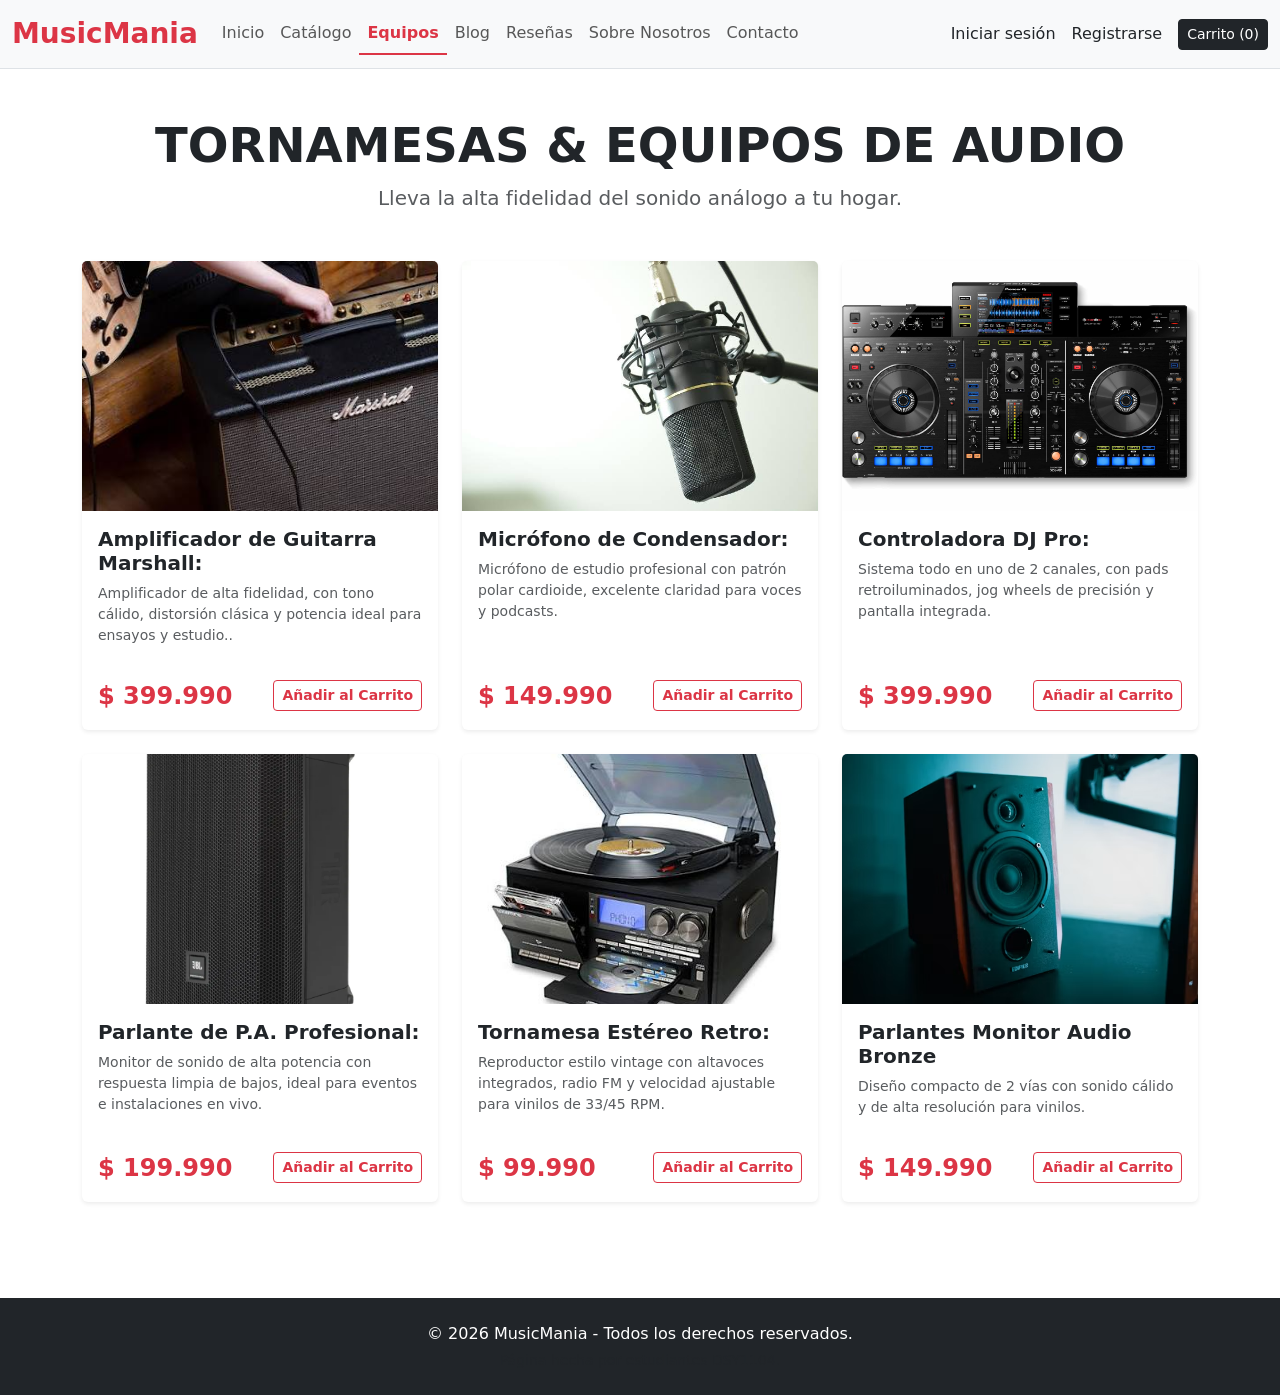
<file: equipos.html>
<!DOCTYPE html>
<html lang="es">
<head>
    <meta charset="UTF-8">
    <meta name="viewport" content="width=device-width, initial-scale=1.0">
    <title>Equipos y Audio - MusicMania</title>
    <!-- Bootstrap 5 CSS -->
    <link href="https://cdn.jsdelivr.net/npm/bootstrap@5.3.3/dist/css/bootstrap.min.css" rel="stylesheet">
    <!-- Estilos personalizados -->
    <link rel="stylesheet" href="css/estilos.css">
</head>
<body class="bg-white">

    <!-- Header y Menú de Navegación -->
    <header>
        <nav class="navbar navbar-expand-lg bg-body-tertiary border-bottom">
            <div class="container-fluid">
                <a class="navbar-brand fw-bold text-danger fs-3" href="index.html">MusicMania</a>
                
                <button class="navbar-toggler" type="button" data-bs-toggle="collapse" data-bs-target="#navbarSupportedContent" aria-controls="navbarSupportedContent" aria-expanded="false" aria-label="Toggle navigation">
                    <span class="navbar-toggler-icon"></span>
                </button>

                <div class="collapse navbar-collapse" id="navbarSupportedContent">
                    <ul class="navbar-nav me-auto mb-2 mb-lg-0">
                        <li class="nav-item">
                            <a class="nav-link" aria-current="page" href="index.html">Inicio</a>
                        </li>
                        <li class="nav-item">
                            <a class="nav-link" href="catalogo_albumes.html">Catálogo</a>
                        </li>
                        <li class="nav-item">
                            <a class="nav-link active" href="equipos.html">Equipos</a>
                        </li>
                        <li class="nav-item">
                            <a class="nav-link" href="blog.html">Blog</a>
                        </li>
                        <li class="nav-item">
                            <a class="nav-link" href="resena.html">Reseñas</a>
                        </li>
                        <li class="nav-item">
                            <a class="nav-link" href="sobre_nosotros.html">Sobre Nosotros</a>
                        </li>
                        <li class="nav-item">
                            <a class="nav-link" href="contacto.html">Contacto</a>
                        </li>
                    </ul>
                    <div class="d-flex flex-column flex-lg-row align-items-lg-center gap-2 gap-lg-3 ms-lg-auto">
                        <a class="nav-link" href="iniciar_sesion.html">Iniciar sesión</a>
                        <a class="nav-link" href="registro.html">Registrarse</a>
                        <a class="btn btn-dark btn-sm" href="carrito_compras.html" id="btn-carrito">Carrito (0)</a>
                    </div>
                </div>
            </div>
        </nav>
    </header>

    <!-- Catálogo de Equipos -->
    <main class="container py-5">
        <header class="text-center mb-5">
            <h1 class="display-5 fw-bold text-uppercase">Tornamesas & Equipos de Audio</h1>
            <p class="lead text-muted">Lleva la alta fidelidad del sonido análogo a tu hogar.</p>
        </header>

        <!-- Grid de Productos -->
        <div class="row g-4">
            
            <!-- Producto 1 -->
            <article class="col-md-6 col-lg-4">
                <div class="card h-100 tarjeta shadow-sm border-0">
                    <img src="img/amplificadorMarshall.jpg" class="card-img-top img-efecto" alt="Tornamesa Pro-Ject">
                    <div class="card-body d-flex flex-column">
                        <h2 class="card-title h5 fw-bold">Amplificador de Guitarra Marshall:</h2>
                        <p class="card-text text-muted small flex-grow-1"> Amplificador de alta fidelidad, con tono cálido, distorsión clásica y potencia ideal para ensayos y estudio..</p>
                        <div class="d-flex justify-content-between align-items-center mt-3">
                            <span class="fs-4 fw-bold text-danger">$ 399.990</span>
                            <button class="btn btn-outline-danger btn-sm fw-bold" onclick="agregarAlCarrito('Amplificador de Guitarra Marshall', 399990, 'img/amplificadorMarshall.jpg')">
                                Añadir al Carrito
                            </button>
                        </div>
                    </div>
                </div>
            </article>

            <!-- Producto 2 -->
            <article class="col-md-6 col-lg-4">
                <div class="card h-100 tarjeta shadow-sm border-0">
                    <img src="img/microfonopro.jpg" class="card-img-top img-efecto" alt="Amplificador Marantz">
                    <div class="card-body d-flex flex-column">
                        <h2 class="card-title h5 fw-bold">Micrófono de Condensador:</h2>
                        <p class="card-text text-muted small flex-grow-1">Micrófono de estudio profesional con patrón polar cardioide, excelente claridad para voces y podcasts.</p>
                        <div class="d-flex justify-content-between align-items-center mt-3">
                            <span class="fs-4 fw-bold text-danger">$ 149.990</span>
                            <button class="btn btn-outline-danger btn-sm fw-bold" onclick="agregarAlCarrito('Micrófono de Condensador', 149990, 'img/microfonopro.jpg')">
                                Añadir al Carrito
                            </button>
                        </div>
                    </div>
                </div>
            </article>

            <!-- Producto 3 -->
            <article class="col-md-6 col-lg-4">
                <div class="card h-100 tarjeta shadow-sm border-0">
                    <img src="img/tornamesa.jpg" class="card-img-top img-efecto" alt="Parlantes Monitor Audio">
                    <div class="card-body d-flex flex-column">
                        <h2 class="card-title h5 fw-bold">Controladora DJ Pro:</h2>
                        <p class="card-text text-muted small flex-grow-1">Sistema todo en uno de 2 canales, con pads retroiluminados, jog wheels de precisión y pantalla integrada.</p>
                        <div class="d-flex justify-content-between align-items-center mt-3">
                            <span class="fs-4 fw-bold text-danger">$ 399.990</span>
                            <button class="btn btn-outline-danger btn-sm fw-bold" onclick="agregarAlCarrito('Controladora DJ Pro', 399990, 'img/tornamesa.jpg')">
                                Añadir al Carrito
                            </button>
                        </div>
                    </div>
                </div>
            </article>

            <!-- Producto 4 -->
            <article class="col-md-6 col-lg-4">
                <div class="card h-100 tarjeta shadow-sm border-0">
                    <img src="img/parlantejbl.jpg" class="card-img-top img-efecto" alt="Parlantes Monitor Audio">
                    <div class="card-body d-flex flex-column">
                        <h2 class="card-title h5 fw-bold">Parlante de P.A. Profesional:</h2>
                        <p class="card-text text-muted small flex-grow-1">Monitor de sonido de alta potencia con respuesta limpia de bajos, ideal para eventos e instalaciones en vivo.</p>
                        <div class="d-flex justify-content-between align-items-center mt-3">
                            <span class="fs-4 fw-bold text-danger">$ 199.990</span>
                            <button class="btn btn-outline-danger btn-sm fw-bold" onclick="agregarAlCarrito('Parlante de P.A. Profesional', 199990, 'img/parlantejbl.jpg')">
                                Añadir al Carrito
                            </button>
                        </div>
                    </div>
                </div>
            </article>

            <!-- Producto 5 -->
            <article class="col-md-6 col-lg-4">
                <div class="card h-100 tarjeta shadow-sm border-0">
                    <img src="img/tocadiscos.jpg" class="card-img-top img-efecto" alt="Parlantes Monitor Audio">
                    <div class="card-body d-flex flex-column">
                        <h2 class="card-title h5 fw-bold">Tornamesa Estéreo Retro:</h2>
                        <p class="card-text text-muted small flex-grow-1">Reproductor estilo vintage con altavoces integrados, radio FM y velocidad ajustable para vinilos de 33/45 RPM.</p>
                        <div class="d-flex justify-content-between align-items-center mt-3">
                            <span class="fs-4 fw-bold text-danger">$ 99.990</span>
                            <button class="btn btn-outline-danger btn-sm fw-bold" onclick="agregarAlCarrito('Tornamesa Estéreo Retro', 99990, 'img/tocadiscos.jpg')">
                                Añadir al Carrito
                            </button>
                        </div>
                    </div>
                </div>
            </article>

            <!-- Producto 6 -->
            <article class="col-md-6 col-lg-4">
                <div class="card h-100 tarjeta shadow-sm border-0">
                    <img src="img/parlante2.jpg" class="card-img-top img-efecto" alt="Parlantes Monitor Audio">
                    <div class="card-body d-flex flex-column">
                        <h2 class="card-title h5 fw-bold">Parlantes Monitor Audio Bronze</h2>
                        <p class="card-text text-muted small flex-grow-1">Diseño compacto de 2 vías con sonido cálido y de alta resolución para vinilos.</p>
                        <div class="d-flex justify-content-between align-items-center mt-3">
                            <span class="fs-4 fw-bold text-danger">$ 149.990</span>
                            <button class="btn btn-outline-danger btn-sm fw-bold" onclick="agregarAlCarrito('Parlantes Monitor Audio Bronze', 149990, 'img/parlante2.jpg')">
                                Añadir al Carrito
                            </button>
                        </div>
                    </div>
                </div>
            </article>

        </div>
    </main>

    <!-- Pie de página -->
    <footer class="bg-dark text-white text-center py-4 mt-5">
        <div class="container">
            <p class="mb-1">&copy; 2026 MusicMania - Todos los derechos reservados.</p>
            <p class="small text-muted mb-0">Página hecha por estudiantes DSY1104.</p>
        </div>
    </footer>

    <!-- Scripts -->
    <script src="https://cdn.jsdelivr.net/npm/bootstrap@5.3.3/dist/js/bootstrap.bundle.min.js"></script>
    <script src="js/carrito.js"></script>
</body>
</html>
</file>
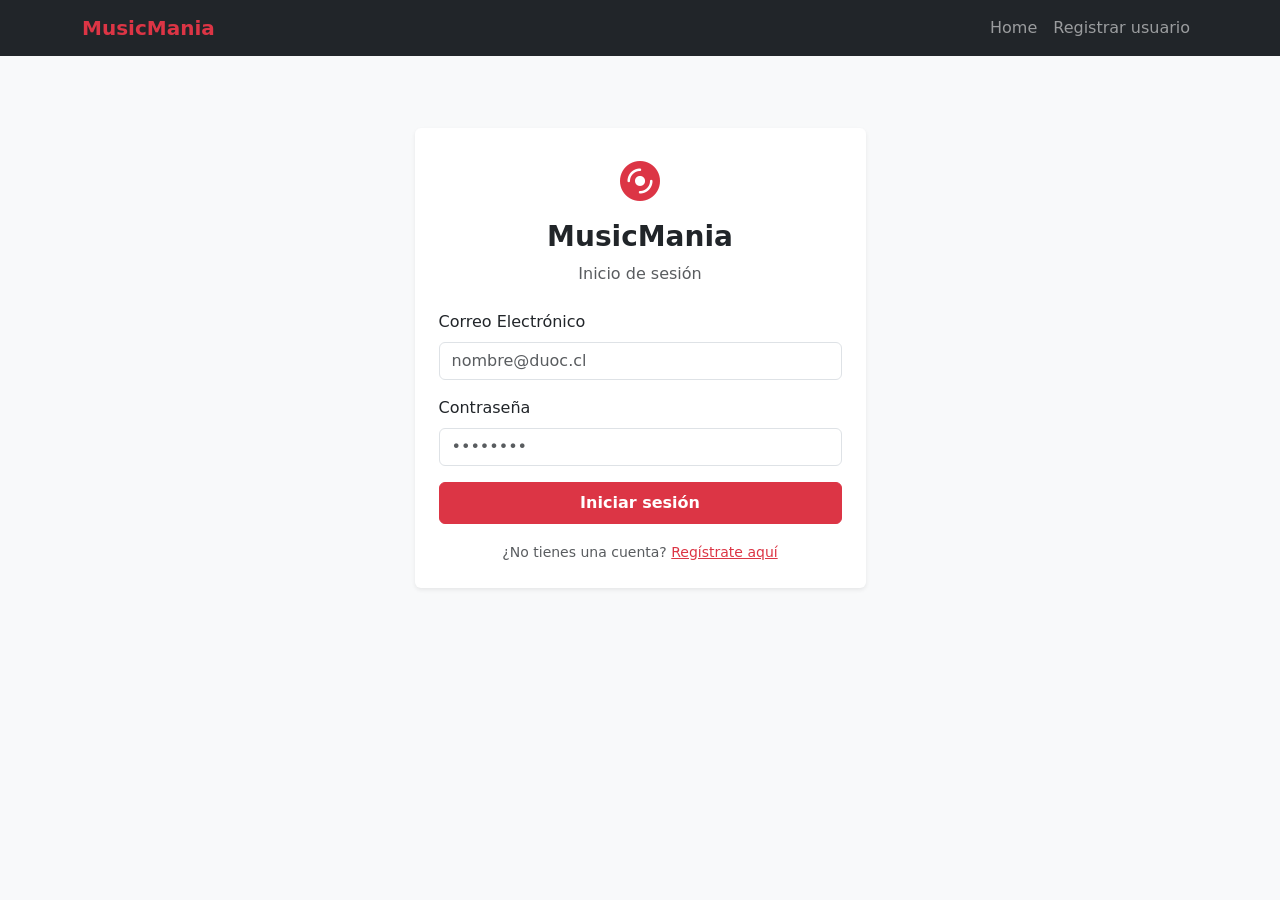
<file: iniciar_sesion.html>
<!DOCTYPE html>
<html lang="es">
<head>
    <meta charset="UTF-8">
    <meta name="viewport" content="width=device-width, initial-scale=1.0">
    <title>Iniciar Sesión | MusicMania</title>
    <link href="https://cdn.jsdelivr.net/npm/bootstrap@5.3.3/dist/css/bootstrap.min.css" rel="stylesheet">
    <link rel="stylesheet" href="https://cdn.jsdelivr.net/npm/bootstrap-icons@1.11.3/font/bootstrap-icons.min.css">
</head>
<body class="bg-light">

    <!-- Navegación Pública -->
    <nav class="navbar navbar-expand-lg navbar-dark bg-dark mb-5">
        <div class="container">
            <a class="navbar-brand fw-bold text-danger" href="index.html">MusicMania</a>
            <div class="navbar-nav ms-auto">
                <a class="nav-link" href="index.html">Home</a>
                <a class="nav-link" href="registro.html">Registrar usuario</a>
            </div>
        </div>
    </nav>

    <!-- Contenedor del Formulario -->
    <div class="container py-4">
        <div class="row justify-content-center">
            <div class="col-md-6 col-lg-5">
                <div class="card shadow-sm border-0">
                    <div class="card-body p-4">
                        <div class="text-center mb-4">
                            <i class="bi bi-disc-fill text-danger fs-1"></i>
                            <h3 class="fw-bold mt-2">MusicMania</h3>
                            <p class="text-muted">Inicio de sesión</p>
                        </div>

                        <!-- Alerta de Error de Credenciales -->
                        <div id="alertError" class="alert alert-danger d-none" role="alert">
                            Correo o contraseña incorrectos.
                        </div>

                        <form id="formLogin" novalidate>
                            <!-- Campo Correo -->
                            <div class="mb-3">
                                <label for="correo" class="form-label">Correo Electrónico</label>
                                <input type="email" class="form-control" id="correo" maxlength="100" placeholder="nombre@duoc.cl" required>
                                <div class="invalid-feedback" id="correoFeedback">
                                    Ingrese un correo válido (@duoc.cl, @profesor.duoc.cl o @gmail.com).
                                </div>
                            </div>

                            <!-- Campo Contraseña -->
                            <div class="mb-3">
                                <label for="password" class="form-label">Contraseña</label>
                                <input type="password" class="form-control" id="password" minlength="4" maxlength="10" placeholder="••••••••" required>
                                <div class="invalid-feedback">
                                    La contraseña debe tener entre 4 y 10 caracteres.
                                </div>
                            </div>

                            <!-- Botón de Envío -->
                            <button type="submit" class="btn btn-danger w-100 py-2 fw-semibold">Iniciar sesión</button>
                        </form>

                        <div class="text-center mt-3">
                            <small class="text-muted">¿No tienes una cuenta? <a href="registro.html" class="text-danger">Regístrate aquí</a></small>
                        </div>
                    </div>
                </div>
            </div>
        </div>
    </div>

    <script src="js/login.js"></script>
</body>
</html>
</file>
<file: css/estilos.css>
.img-logo {
    width: 150px;
    height: auto;
    border-radius: 50% !important;
}

/* Dimensiones estables para las miniaturas y controles del carrito */
.cart-product-image {
    width: 112px;
    height: 84px;
    object-fit: cover;
    border: 1px solid #212529;
}

.quantity-control {
    display: flex;
    align-items: center;
    gap: 4px;
}

.quantity-button {
    width: 25px;
    height: 25px;
    padding: 0;
    border: 2px solid #212529;
    border-radius: 50%;
    background: #e9ecef;
    font-weight: bold;
    line-height: 18px;
}

.quantity-control input {
    width: 48px;
    height: 28px;
    text-align: center;
    border: 1px solid #adb5bd;
}

@media (max-width: 575.98px) {
    .cart-product-image {
        width: 78px;
        height: 68px;
    }
    .cart-product-image + .flex-grow-1 + strong {
        display: none;
    }

    .quantity-control {
        flex-shrink: 0;
    }
    /* agregandole estilo al inicio */


/* Banner Principal Hero con fondo musical */
.hero-musica {
    background: linear-gradient(rgba(0, 0, 0, 0.75), rgba(0, 0, 0, 0.75)), 
                url('https://images.unsplash.com/photo-1511671782779-c97d3d27a1d4?auto=format&fit=crop&w=1350&q=80') center/cover no-repeat;
    color: #ffffff;
    padding: 100px 20px;
}

/* Efecto Hover para el botón amarillo */
.btn-hero {
    background-color: #ffc107;
    border: none;
    color: #000;
    transition: transform 0.2s ease, background-color 0.2s ease;
}

.btn-hero:hover {
    background-color: #e0a800;
    transform: scale(1.05);
    color: #000;
}
}


.card-img-top {
    height: 250px;           /* Define una altura fija para todas */
    object-fit: cover;       /* Recorta la imagen proporcionalmente sin deformar */
    object-position: center;  /* Centra el enfoque de la foto */
    width: 100%;             /* Asegura que ocupe todo el ancho de la tarjeta */
}



.navbar-nav .nav-link.active {
    font-weight: bold !important;
    color: #dc3545 !important; /* Rojo característico de MusicMania */
    border-bottom: 2px solid #dc3545; /* Añade una línea roja sutil debajo */
}
</file>
